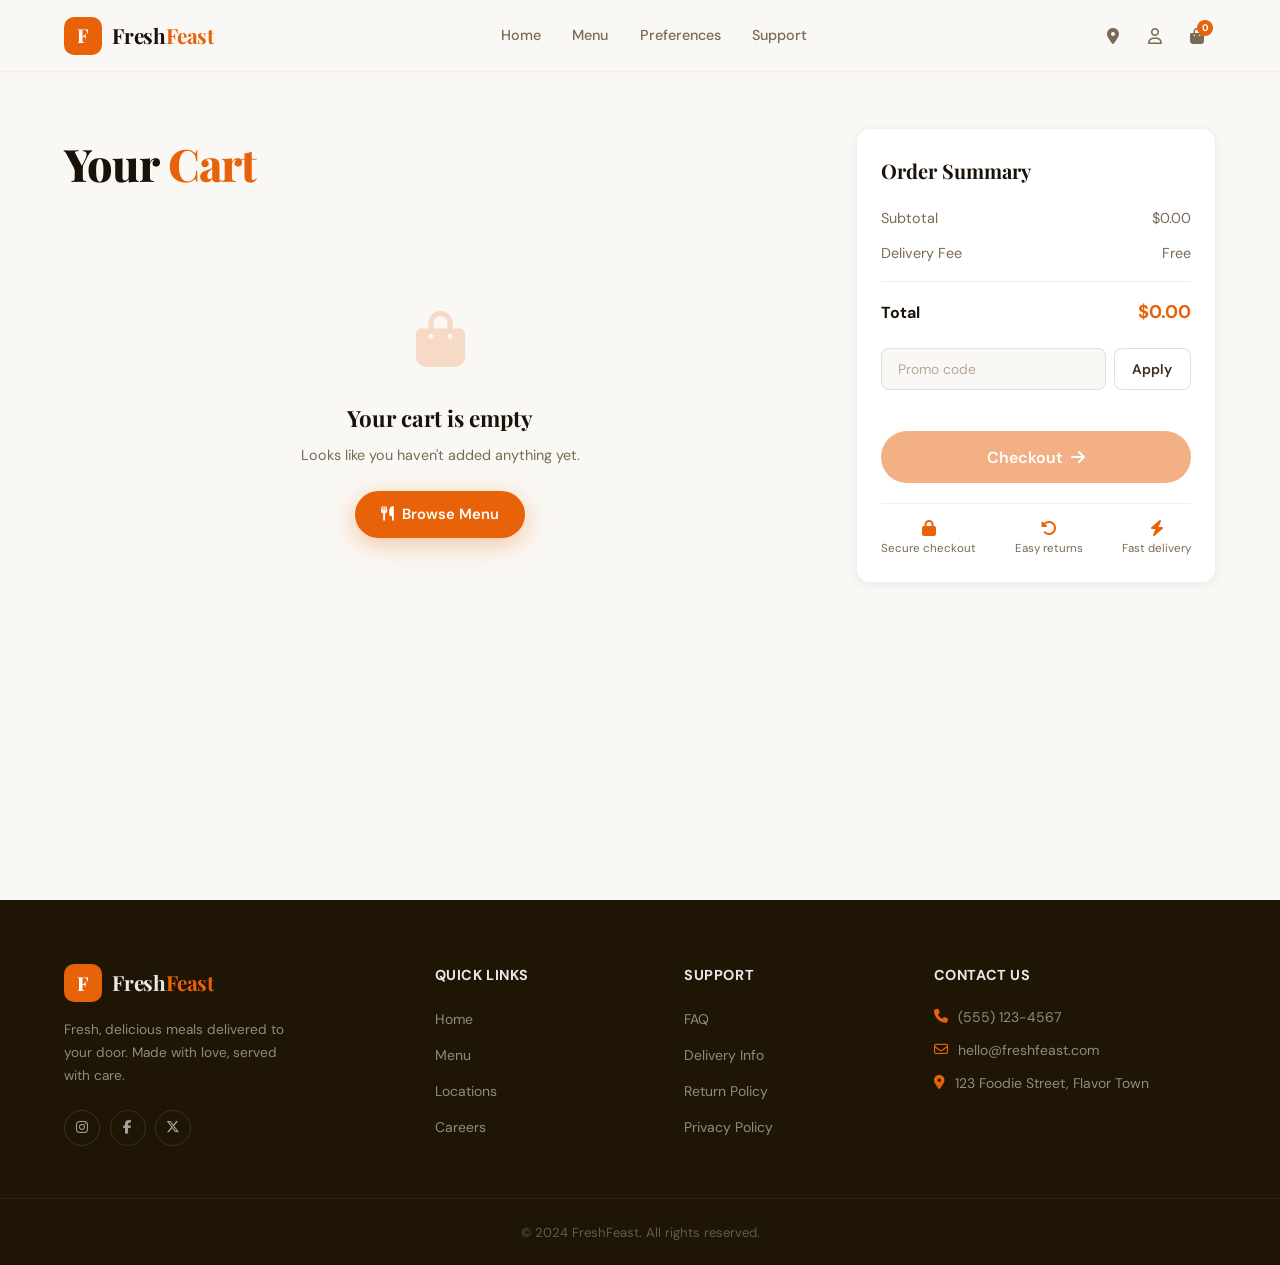
<file: cart.html>
<!DOCTYPE html>
<html lang="en">
<head>
  <meta charset="UTF-8" />
  <meta name="viewport" content="width=device-width, initial-scale=1.0" />
  <title>Your Cart — FreshFeast</title>
  <link rel="stylesheet" href="styles.css" />
  <link rel="stylesheet" href="cart.css" />
  <link rel="preconnect" href="https://fonts.googleapis.com" />
  <link rel="preconnect" href="https://fonts.gstatic.com" crossorigin />
  <link href="https://fonts.googleapis.com/css2?family=Playfair+Display:wght@700;800&family=DM+Sans:wght@300;400;500;600&display=swap" rel="stylesheet" />
  <link rel="stylesheet" href="https://cdnjs.cloudflare.com/ajax/libs/font-awesome/6.5.0/css/all.min.css" />
</head>
<body>

  <header class="navbar" id="navbar">
    <div class="container nav-inner">
      <a href="index.html" class="logo">
        <div class="logo-icon">F</div>
        <span class="logo-text">Fresh<span class="logo-accent">Feast</span></span>
      </a>
      <nav class="nav-links" id="navLinks">
        <a href="index.html" class="nav-link">Home</a>
        <a href="menu.html" class="nav-link">Menu</a>
        <a href="preferences.html" class="nav-link">Preferences</a>
        <a href="support.html" class="nav-link">Support</a>
      </nav>
      <div class="nav-actions">
        <a href="location.html"><button class="nav-icon-btn"><i class="fa-solid fa-location-dot"></i></button></a>
        <a href="profile.html"><button class="nav-icon-btn"><i class="fa-regular fa-user"></i></button></a>
        <a href="cart.html" class="nav-icon-btn cart-btn">
          <i class="fa-solid fa-bag-shopping"></i>
          <span class="cart-badge" id="cartBadge">0</span>
        </a>
        <button class="hamburger" id="hamburger"><span></span><span></span><span></span></button>
      </div>
    </div>
  </header>

  <section class="cart-section">
    <div class="container cart-layout">

      <div class="cart-col">
        <h1 class="cart-title">Your <span class="accent">Cart</span></h1>
        <div class="cart-items" id="cartItems"></div>
        <div class="cart-empty" id="cartEmpty" style="display:none;">
          <div class="cart-empty-icon"><i class="fa-solid fa-bag-shopping"></i></div>
          <h3>Your cart is empty</h3>
          <p>Looks like you haven't added anything yet.</p>
          <a href="menu.html" class="btn btn-primary"><i class="fa-solid fa-utensils"></i> Browse Menu</a>
        </div>
        <a href="menu.html" class="continue-link" id="continueLink">
          <i class="fa-solid fa-arrow-left"></i> Continue Shopping
        </a>
      </div>

      <div class="summary-col" id="summaryCol">
        <div class="order-summary">
          <h2 class="summary-title">Order Summary</h2>
          <div class="summary-rows">
            <div class="summary-row"><span>Subtotal</span><span id="subtotalVal">$0.00</span></div>
            <div class="summary-row"><span>Delivery Fee</span><span id="deliveryVal">$3.99</span></div>
            <div class="summary-row discount-row" id="discountRow" style="display:none;">
              <span>Discount</span><span id="discountVal" class="discount-green">-$0.00</span>
            </div>
            <div class="summary-divider"></div>
            <div class="summary-row summary-total"><span>Total</span><span id="totalVal" class="total-orange">$0.00</span></div>
          </div>
          <div class="promo-wrap">
            <input type="text" id="promoInput" class="promo-input" placeholder="Promo code" autocomplete="off" />
            <button class="promo-apply-btn" id="promoApplyBtn">Apply</button>
          </div>
          <p class="promo-msg" id="promoMsg"></p>
          <button class="btn-checkout" id="checkoutBtn">Checkout <i class="fa-solid fa-arrow-right"></i></button>
          <div class="trust-badges">
            <div class="trust-badge"><i class="fa-solid fa-lock"></i><span>Secure checkout</span></div>
            <div class="trust-badge"><i class="fa-solid fa-rotate-left"></i><span>Easy returns</span></div>
            <div class="trust-badge"><i class="fa-solid fa-bolt"></i><span>Fast delivery</span></div>
          </div>
        </div>
      </div>

    </div>
  </section>

  <footer class="footer">
    <div class="container footer-inner">
      <div class="footer-brand">
        <a href="index.html" class="logo logo-light">
          <div class="logo-icon">F</div>
          <span class="logo-text">Fresh<span class="logo-accent">Feast</span></span>
        </a>
        <p class="footer-tagline">Fresh, delicious meals delivered to your door. Made with love, served with care.</p>
        <div class="footer-socials">
          <a href="#" class="social-link"><i class="fa-brands fa-instagram"></i></a>
          <a href="#" class="social-link"><i class="fa-brands fa-facebook-f"></i></a>
          <a href="#" class="social-link"><i class="fa-brands fa-x-twitter"></i></a>
        </div>
      </div>
      <div class="footer-col">
        <h4 class="footer-heading">Quick Links</h4>
        <ul class="footer-list">
          <li><a href="index.html">Home</a></li>
          <li><a href="menu.html">Menu</a></li>
          <li><a href="#">Locations</a></li>
          <li><a href="#">Careers</a></li>
        </ul>
      </div>
      <div class="footer-col">
        <h4 class="footer-heading">Support</h4>
        <ul class="footer-list">
          <li><a href="#">FAQ</a></li>
          <li><a href="#">Delivery Info</a></li>
          <li><a href="#">Return Policy</a></li>
          <li><a href="#">Privacy Policy</a></li>
        </ul>
      </div>
      <div class="footer-col">
        <h4 class="footer-heading">Contact Us</h4>
        <ul class="footer-list footer-contact">
          <li><i class="fa-solid fa-phone"></i> (555) 123-4567</li>
          <li><i class="fa-regular fa-envelope"></i> hello@freshfeast.com</li>
          <li><i class="fa-solid fa-location-dot"></i> 123 Foodie Street, Flavor Town</li>
        </ul>
      </div>
    </div>
    <div class="footer-bottom">
      <p>&#169; 2024 FreshFeast. All rights reserved.</p>
    </div>
  </footer>

  <div class="toast" id="toast">
    <i class="fa-solid fa-circle-check"></i>
    <span id="toastMsg">Done!</span>
  </div>

  <div class="modal-overlay" id="modalOverlay">
    <div class="modal-box" id="modalBox">
      <div class="modal-icon"><i class="fa-solid fa-circle-check"></i></div>
      <h3 class="modal-title">Order Placed!</h3>
      <p class="modal-sub">Thank you for your order. Your food is being prepared and will arrive in 30-45 minutes.</p>
      <button class="btn btn-primary modal-ok" id="modalOk">
        <i class="fa-solid fa-house"></i> Back to Home
      </button>
    </div>
  </div>

  <script src="cart-store.js"></script>
  <script src="cart.js"></script>
</body>
</html>
</file>
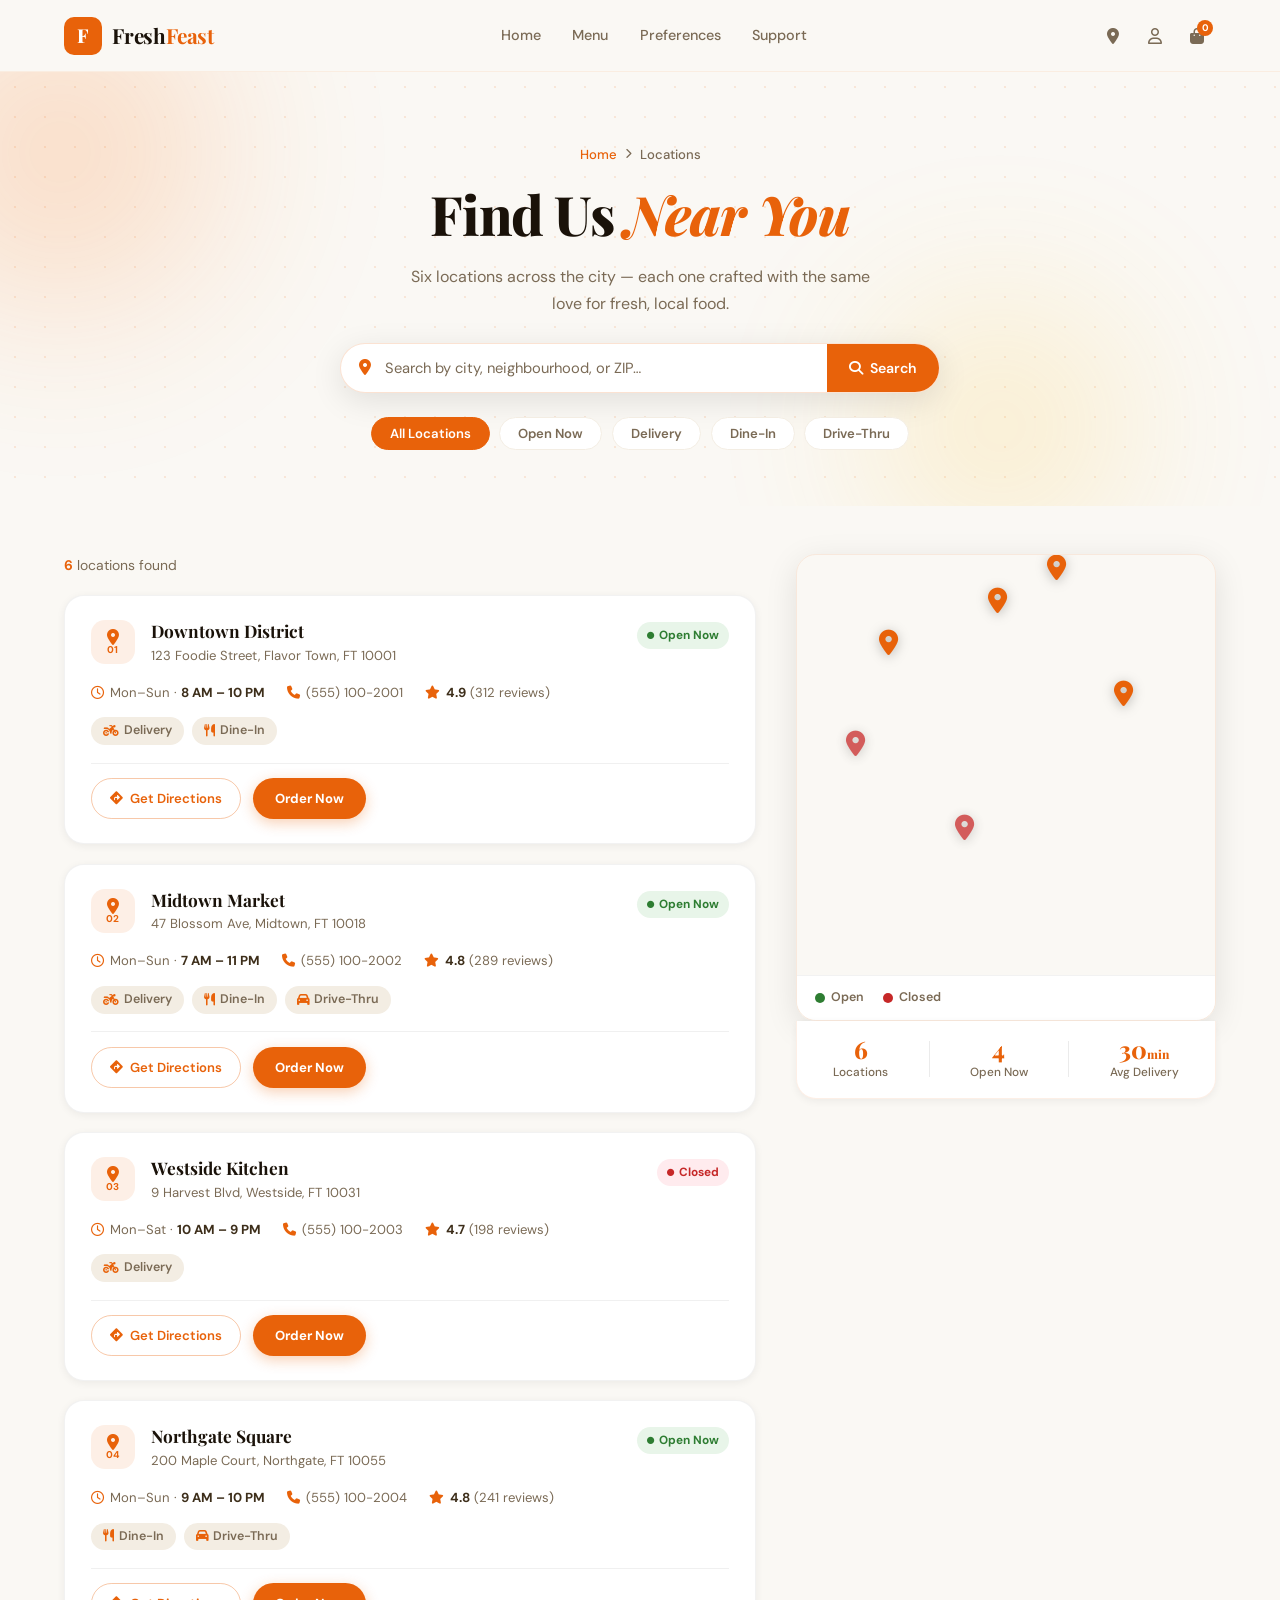
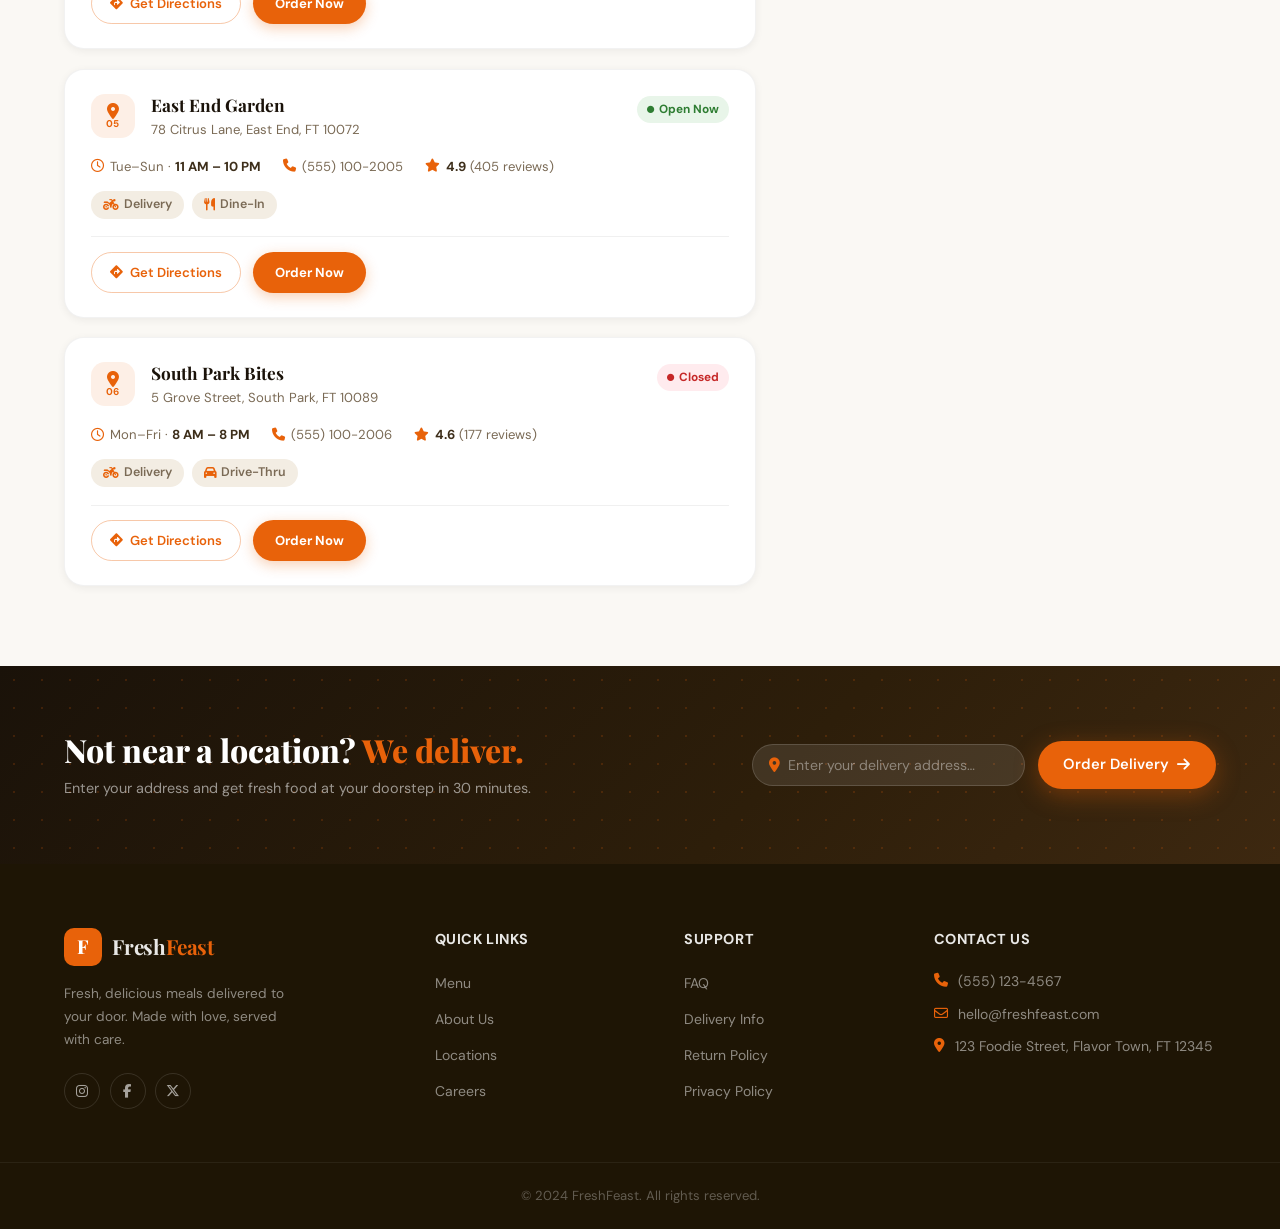
<file: location.html>
<!DOCTYPE html>
<html lang="en">
<head>
  <meta charset="UTF-8" />
  <meta name="viewport" content="width=device-width, initial-scale=1.0" />
  <title>FreshFeast — Find a Location</title>
    <link rel="stylesheet" href="styles.css" />
  <link rel="stylesheet" href="location.css" />
  <link rel="preconnect" href="https://fonts.googleapis.com" />
  <link rel="preconnect" href="https://fonts.gstatic.com" crossorigin />
  <link href="https://fonts.googleapis.com/css2?family=Playfair+Display:ital,wght@0,700;0,800;1,700&family=DM+Sans:wght@300;400;500;600&display=swap" rel="stylesheet" />
  <link rel="stylesheet" href="https://cdnjs.cloudflare.com/ajax/libs/font-awesome/6.5.0/css/all.min.css" />
</head>
<body>

  <!-- ===== NAVBAR ===== -->
  <header class="navbar" id="navbar">
    <div class="container nav-inner">
      <a href="index.html" class="logo">
        <div class="logo-icon">F</div>
        <span class="logo-text">Fresh<span class="logo-accent">Feast</span></span>
      </a>

      <nav class="nav-links" id="navLinks">
        <a href="index.html" class="nav-link">Home</a>
        <a href="menu.html" class="nav-link">Menu</a>
        <a href="preferences.html" class="nav-link">Preferences</a>
        <a href="support.html" class="nav-link">Support</a>
      </nav>

      <div class="nav-actions active">
        <a href="location.html"><button class="nav-icon-btn" aria-label="Location">
          <i class="fa-solid fa-location-dot"></i>
          </button>
        </a>
        <a href="profile.html"><button class="nav-icon-btn" aria-label="Account">
          <i class="fa-regular fa-user"></i>
        </button></a>
        <a href="cart.html"><button class="nav-icon-btn cart-btn" aria-label="Cart">
          <i class="fa-solid fa-bag-shopping"></i>
          <span class="cart-badge" id="cartBadge">0</span>
        </button></a>
        <button class="hamburger" id="hamburger" aria-label="Toggle menu">
          <span></span><span></span><span></span>
        </button>
      </div>
    </div>
  </header>



  <!-- ===== PAGE HERO ===== -->
  <section class="loc-hero">
    <div class="loc-hero__bg-pattern"></div>
    <div class="container loc-hero__inner">
      <div class="loc-hero__breadcrumb" data-animate="fade-up">
        <a href="index.html">Home</a>
        <i class="fa-solid fa-chevron-right"></i>
        <span>Locations</span>
      </div>
      <h1 class="loc-hero__title" data-animate="fade-up" data-delay="80">
        Find Us <span class="accent italic">Near You</span>
      </h1>
      <p class="loc-hero__sub" data-animate="fade-up" data-delay="160">
        Six locations across the city — each one crafted with the same love for fresh, local food.
      </p>

      <!-- Search bar -->
      <div class="search-bar" data-animate="fade-up" data-delay="240">
        <div class="search-bar__icon"><i class="fa-solid fa-location-dot"></i></div>
        <input
          type="text"
          class="search-bar__input"
          id="searchInput"
          placeholder="Search by city, neighbourhood, or ZIP…"
          autocomplete="off"
          aria-label="Search locations"
        />
        <button class="search-bar__btn" id="searchBtn" aria-label="Search">
          <i class="fa-solid fa-magnifying-glass"></i>
          <span>Search</span>
        </button>
      </div>

      <!-- Quick filter pills -->
      <div class="filter-pills" data-animate="fade-up" data-delay="320">
        <button class="pill pill--active" data-filter="all">All Locations</button>
        <button class="pill" data-filter="open">Open Now</button>
        <button class="pill" data-filter="delivery">Delivery</button>
        <button class="pill" data-filter="dine-in">Dine-In</button>
        <button class="pill" data-filter="drive-thru">Drive-Thru</button>
      </div>
    </div>

    <!-- decorative blobs -->
    <div class="hero-blob hero-blob-1"></div>
    <div class="hero-blob hero-blob-2"></div>
  </section>

  <!-- ===== MAIN GRID: MAP + CARDS ===== -->
  <section class="loc-main">
    <div class="container loc-main__inner">

      <!-- ── LEFT: Cards ── -->
      <div class="loc-cards-col">
        <p class="results-label" id="resultsLabel"><strong>6</strong> locations found</p>

        <ul class="loc-cards-list" id="locationsList">

          <!-- Card 1 -->
          <li class="loc-card" data-tags="open delivery dine-in" data-city="downtown" data-animate="fade-up" data-delay="0">
            <div class="loc-card__header">
              <div class="loc-card__pin">
                <i class="fa-solid fa-location-dot"></i>
                <span class="loc-card__num">01</span>
              </div>
              <div class="loc-card__title-group">
                <h2 class="loc-card__name">Downtown District</h2>
                <p class="loc-card__address">123 Foodie Street, Flavor Town, FT 10001</p>
              </div>
              <div class="loc-card__badges">
                <span class="badge badge--open"><i class="fa-solid fa-circle"></i> Open Now</span>
              </div>
            </div>
            <div class="loc-card__meta">
              <div class="loc-card__meta-item">
                <i class="fa-regular fa-clock"></i>
                <span>Mon–Sun · <strong>8 AM – 10 PM</strong></span>
              </div>
              <div class="loc-card__meta-item">
                <i class="fa-solid fa-phone"></i>
                <span>(555) 100-2001</span>
              </div>
              <div class="loc-card__meta-item">
                <i class="fa-solid fa-star"></i>
                <span><strong>4.9</strong> (312 reviews)</span>
              </div>
            </div>
            <div class="loc-card__services">
              <span class="service-tag"><i class="fa-solid fa-motorcycle"></i> Delivery</span>
              <span class="service-tag"><i class="fa-solid fa-utensils"></i> Dine-In</span>
            </div>
            <div class="loc-card__actions">
              <a href="https://maps.google.com/?q=123+Foodie+Street" target="_blank" rel="noopener" class="btn-directions">
                <i class="fa-solid fa-diamond-turn-right"></i> Get Directions
              </a>
              <a href="menu.html" class="btn-order">Order Now</a>
            </div>
          </li>

          <!-- Card 2 -->
          <li class="loc-card" data-tags="open delivery dine-in drive-thru" data-city="midtown" data-animate="fade-up" data-delay="80">
            <div class="loc-card__header">
              <div class="loc-card__pin">
                <i class="fa-solid fa-location-dot"></i>
                <span class="loc-card__num">02</span>
              </div>
              <div class="loc-card__title-group">
                <h2 class="loc-card__name">Midtown Market</h2>
                <p class="loc-card__address">47 Blossom Ave, Midtown, FT 10018</p>
              </div>
              <div class="loc-card__badges">
                <span class="badge badge--open"><i class="fa-solid fa-circle"></i> Open Now</span>
              </div>
            </div>
            <div class="loc-card__meta">
              <div class="loc-card__meta-item">
                <i class="fa-regular fa-clock"></i>
                <span>Mon–Sun · <strong>7 AM – 11 PM</strong></span>
              </div>
              <div class="loc-card__meta-item">
                <i class="fa-solid fa-phone"></i>
                <span>(555) 100-2002</span>
              </div>
              <div class="loc-card__meta-item">
                <i class="fa-solid fa-star"></i>
                <span><strong>4.8</strong> (289 reviews)</span>
              </div>
            </div>
            <div class="loc-card__services">
              <span class="service-tag"><i class="fa-solid fa-motorcycle"></i> Delivery</span>
              <span class="service-tag"><i class="fa-solid fa-utensils"></i> Dine-In</span>
              <span class="service-tag"><i class="fa-solid fa-car"></i> Drive-Thru</span>
            </div>
            <div class="loc-card__actions">
              <a href="https://maps.google.com/?q=47+Blossom+Ave" target="_blank" rel="noopener" class="btn-directions">
                <i class="fa-solid fa-diamond-turn-right"></i> Get Directions
              </a>
              <a href="menu.html" class="btn-order">Order Now</a>
            </div>
          </li>

          <!-- Card 3 -->
          <li class="loc-card" data-tags="delivery" data-city="westside" data-animate="fade-up" data-delay="160">
            <div class="loc-card__header">
              <div class="loc-card__pin">
                <i class="fa-solid fa-location-dot"></i>
                <span class="loc-card__num">03</span>
              </div>
              <div class="loc-card__title-group">
                <h2 class="loc-card__name">Westside Kitchen</h2>
                <p class="loc-card__address">9 Harvest Blvd, Westside, FT 10031</p>
              </div>
              <div class="loc-card__badges">
                <span class="badge badge--closed"><i class="fa-solid fa-circle"></i> Closed</span>
              </div>
            </div>
            <div class="loc-card__meta">
              <div class="loc-card__meta-item">
                <i class="fa-regular fa-clock"></i>
                <span>Mon–Sat · <strong>10 AM – 9 PM</strong></span>
              </div>
              <div class="loc-card__meta-item">
                <i class="fa-solid fa-phone"></i>
                <span>(555) 100-2003</span>
              </div>
              <div class="loc-card__meta-item">
                <i class="fa-solid fa-star"></i>
                <span><strong>4.7</strong> (198 reviews)</span>
              </div>
            </div>
            <div class="loc-card__services">
              <span class="service-tag"><i class="fa-solid fa-motorcycle"></i> Delivery</span>
            </div>
            <div class="loc-card__actions">
              <a href="https://maps.google.com/?q=9+Harvest+Blvd" target="_blank" rel="noopener" class="btn-directions">
                <i class="fa-solid fa-diamond-turn-right"></i> Get Directions
              </a>
              <a href="menu.html" class="btn-order">Order Now</a>
            </div>
          </li>

          <!-- Card 4 -->
          <li class="loc-card" data-tags="open dine-in drive-thru" data-city="northgate" data-animate="fade-up" data-delay="240">
            <div class="loc-card__header">
              <div class="loc-card__pin">
                <i class="fa-solid fa-location-dot"></i>
                <span class="loc-card__num">04</span>
              </div>
              <div class="loc-card__title-group">
                <h2 class="loc-card__name">Northgate Square</h2>
                <p class="loc-card__address">200 Maple Court, Northgate, FT 10055</p>
              </div>
              <div class="loc-card__badges">
                <span class="badge badge--open"><i class="fa-solid fa-circle"></i> Open Now</span>
              </div>
            </div>
            <div class="loc-card__meta">
              <div class="loc-card__meta-item">
                <i class="fa-regular fa-clock"></i>
                <span>Mon–Sun · <strong>9 AM – 10 PM</strong></span>
              </div>
              <div class="loc-card__meta-item">
                <i class="fa-solid fa-phone"></i>
                <span>(555) 100-2004</span>
              </div>
              <div class="loc-card__meta-item">
                <i class="fa-solid fa-star"></i>
                <span><strong>4.8</strong> (241 reviews)</span>
              </div>
            </div>
            <div class="loc-card__services">
              <span class="service-tag"><i class="fa-solid fa-utensils"></i> Dine-In</span>
              <span class="service-tag"><i class="fa-solid fa-car"></i> Drive-Thru</span>
            </div>
            <div class="loc-card__actions">
              <a href="https://maps.google.com/?q=200+Maple+Court" target="_blank" rel="noopener" class="btn-directions">
                <i class="fa-solid fa-diamond-turn-right"></i> Get Directions
              </a>
              <a href="menu.html" class="btn-order">Order Now</a>
            </div>
          </li>

          <!-- Card 5 -->
          <li class="loc-card" data-tags="open delivery dine-in" data-city="eastend" data-animate="fade-up" data-delay="320">
            <div class="loc-card__header">
              <div class="loc-card__pin">
                <i class="fa-solid fa-location-dot"></i>
                <span class="loc-card__num">05</span>
              </div>
              <div class="loc-card__title-group">
                <h2 class="loc-card__name">East End Garden</h2>
                <p class="loc-card__address">78 Citrus Lane, East End, FT 10072</p>
              </div>
              <div class="loc-card__badges">
                <span class="badge badge--open"><i class="fa-solid fa-circle"></i> Open Now</span>
              </div>
            </div>
            <div class="loc-card__meta">
              <div class="loc-card__meta-item">
                <i class="fa-regular fa-clock"></i>
                <span>Tue–Sun · <strong>11 AM – 10 PM</strong></span>
              </div>
              <div class="loc-card__meta-item">
                <i class="fa-solid fa-phone"></i>
                <span>(555) 100-2005</span>
              </div>
              <div class="loc-card__meta-item">
                <i class="fa-solid fa-star"></i>
                <span><strong>4.9</strong> (405 reviews)</span>
              </div>
            </div>
            <div class="loc-card__services">
              <span class="service-tag"><i class="fa-solid fa-motorcycle"></i> Delivery</span>
              <span class="service-tag"><i class="fa-solid fa-utensils"></i> Dine-In</span>
            </div>
            <div class="loc-card__actions">
              <a href="https://maps.google.com/?q=78+Citrus+Lane" target="_blank" rel="noopener" class="btn-directions">
                <i class="fa-solid fa-diamond-turn-right"></i> Get Directions
              </a>
              <a href="menu.html" class="btn-order">Order Now</a>
            </div>
          </li>

          <!-- Card 6 -->
          <li class="loc-card" data-tags="delivery drive-thru" data-city="southpark" data-animate="fade-up" data-delay="400">
            <div class="loc-card__header">
              <div class="loc-card__pin">
                <i class="fa-solid fa-location-dot"></i>
                <span class="loc-card__num">06</span>
              </div>
              <div class="loc-card__title-group">
                <h2 class="loc-card__name">South Park Bites</h2>
                <p class="loc-card__address">5 Grove Street, South Park, FT 10089</p>
              </div>
              <div class="loc-card__badges">
                <span class="badge badge--closed"><i class="fa-solid fa-circle"></i> Closed</span>
              </div>
            </div>
            <div class="loc-card__meta">
              <div class="loc-card__meta-item">
                <i class="fa-regular fa-clock"></i>
                <span>Mon–Fri · <strong>8 AM – 8 PM</strong></span>
              </div>
              <div class="loc-card__meta-item">
                <i class="fa-solid fa-phone"></i>
                <span>(555) 100-2006</span>
              </div>
              <div class="loc-card__meta-item">
                <i class="fa-solid fa-star"></i>
                <span><strong>4.6</strong> (177 reviews)</span>
              </div>
            </div>
            <div class="loc-card__services">
              <span class="service-tag"><i class="fa-solid fa-motorcycle"></i> Delivery</span>
              <span class="service-tag"><i class="fa-solid fa-car"></i> Drive-Thru</span>
            </div>
            <div class="loc-card__actions">
              <a href="https://maps.google.com/?q=5+Grove+Street" target="_blank" rel="noopener" class="btn-directions">
                <i class="fa-solid fa-diamond-turn-right"></i> Get Directions
              </a>
              <a href="menu.html" class="btn-order">Order Now</a>
            </div>
          </li>

        </ul>

        <!-- No results state -->
        <div class="no-results hidden" id="noResults">
          <i class="fa-solid fa-map-pin no-results__icon"></i>
          <p class="no-results__title">No locations found</p>
          <p class="no-results__sub">Try a different search term or clear your filters.</p>
          <button class="btn-clear-filters" id="clearFilters">Clear Filters</button>
        </div>
      </div>

      <!-- ── RIGHT: Map ── -->
      <aside class="loc-map-col" aria-label="Map view">
        <div class="map-sticky">
          <div class="map-wrap" id="mapWrap">
            <!-- SVG illustrated map -->
            <div class="map-canvas">
              <iframe
                title="FreshFeast locations map"
                src="https://www.openstreetmap.org/export/embed.html?bbox=-74.02%2C40.70%2C-73.93%2C40.78&layer=mapnik"
                class="map-iframe"
                loading="lazy"
              ></iframe>
              <!-- overlay pins -->
              <div class="map-pins" id="mapPins">
                <button class="map-pin" style="left:22%;top:28%" data-loc="1" aria-label="Downtown District">
                  <i class="fa-solid fa-location-dot"></i>
                  <span class="map-pin__label">Downtown</span>
                </button>
                <button class="map-pin" style="left:48%;top:18%" data-loc="2" aria-label="Midtown Market">
                  <i class="fa-solid fa-location-dot"></i>
                  <span class="map-pin__label">Midtown</span>
                </button>
                <button class="map-pin map-pin--closed" style="left:14%;top:52%" data-loc="3" aria-label="Westside Kitchen">
                  <i class="fa-solid fa-location-dot"></i>
                  <span class="map-pin__label">Westside</span>
                </button>
                <button class="map-pin" style="left:62%;top:10%" data-loc="4" aria-label="Northgate Square">
                  <i class="fa-solid fa-location-dot"></i>
                  <span class="map-pin__label">Northgate</span>
                </button>
                <button class="map-pin" style="left:78%;top:40%" data-loc="5" aria-label="East End Garden">
                  <i class="fa-solid fa-location-dot"></i>
                  <span class="map-pin__label">East End</span>
                </button>
                <button class="map-pin map-pin--closed" style="left:40%;top:72%" data-loc="6" aria-label="South Park Bites">
                  <i class="fa-solid fa-location-dot"></i>
                  <span class="map-pin__label">South Park</span>
                </button>
              </div>
            </div>

            <!-- Map legend -->
            <div class="map-legend">
              <div class="legend-item">
                <span class="legend-dot legend-dot--open"></span> Open
              </div>
              <div class="legend-item">
                <span class="legend-dot legend-dot--closed"></span> Closed
              </div>
            </div>
          </div>

          <!-- Quick stat strip under map -->
          <div class="map-stats">
            <div class="map-stat">
              <span class="map-stat__val">6</span>
              <span class="map-stat__label">Locations</span>
            </div>
            <div class="map-stat-divider"></div>
            <div class="map-stat">
              <span class="map-stat__val">4</span>
              <span class="map-stat__label">Open Now</span>
            </div>
            <div class="map-stat-divider"></div>
            <div class="map-stat">
              <span class="map-stat__val">30<small>min</small></span>
              <span class="map-stat__label">Avg Delivery</span>
            </div>
          </div>
        </div>
      </aside>

    </div>
  </section>

  <!-- ===== DELIVERY CTA BANNER ===== -->
  <section class="delivery-cta" data-animate="fade-up">
    <div class="container delivery-cta__inner">
      <div class="delivery-cta__text">
        <h2 class="delivery-cta__title">Not near a location? <span class="accent">We deliver.</span></h2>
        <p class="delivery-cta__sub">Enter your address and get fresh food at your doorstep in 30 minutes.</p>
      </div>
      <div class="delivery-cta__actions">
        <div class="delivery-cta__input-wrap">
          <i class="fa-solid fa-location-dot"></i>
          <input type="text" placeholder="Enter your delivery address…" class="delivery-cta__input" aria-label="Delivery address" />
        </div>
        <a href="menu.html" class="btn btn-primary">Order Delivery <i class="fa-solid fa-arrow-right"></i></a>
      </div>
    </div>
  </section>

  <!-- ===== FOOTER ===== -->
  <footer class="footer" id="support">
    <div class="container footer-inner">
      <div class="footer-brand">
        <a href="index.html" class="logo logo-light">
          <div class="logo-icon">F</div>
          <span class="logo-text">Fresh<span class="logo-accent">Feast</span></span>
        </a>
        <p class="footer-tagline">Fresh, delicious meals delivered to your door. Made with love, served with care.</p>
        <div class="footer-socials">
          <a href="#" class="social-link" aria-label="Instagram"><i class="fa-brands fa-instagram"></i></a>
          <a href="#" class="social-link" aria-label="Facebook"><i class="fa-brands fa-facebook-f"></i></a>
          <a href="#" class="social-link" aria-label="Twitter"><i class="fa-brands fa-x-twitter"></i></a>
        </div>
      </div>
      <div class="footer-col">
        <h4 class="footer-heading">Quick Links</h4>
        <ul class="footer-list">
          <li><a href="menu.html">Menu</a></li>
          <li><a href="#">About Us</a></li>
          <li><a href="locations.html">Locations</a></li>
          <li><a href="#">Careers</a></li>
        </ul>
      </div>
      <div class="footer-col">
        <h4 class="footer-heading">Support</h4>
        <ul class="footer-list">
          <li><a href="#">FAQ</a></li>
          <li><a href="#">Delivery Info</a></li>
          <li><a href="#">Return Policy</a></li>
          <li><a href="#">Privacy Policy</a></li>
        </ul>
      </div>
      <div class="footer-col">
        <h4 class="footer-heading">Contact Us</h4>
        <ul class="footer-list footer-contact">
          <li><i class="fa-solid fa-phone"></i> (555) 123-4567</li>
          <li><i class="fa-regular fa-envelope"></i> hello@freshfeast.com</li>
          <li><i class="fa-solid fa-location-dot"></i> 123 Foodie Street, Flavor Town, FT 12345</li>
        </ul>
      </div>
    </div>
    <div class="footer-bottom">
      <p>© 2024 FreshFeast. All rights reserved.</p>
    </div>
  </footer>

  <!-- Toast -->
  <div class="toast" id="toast">
    <i class="fa-solid fa-bag-shopping"></i>
    <span id="toastMsg">Item added!</span>
  </div>

  <script src="location.js"></script>
</body>
</html>
</file>
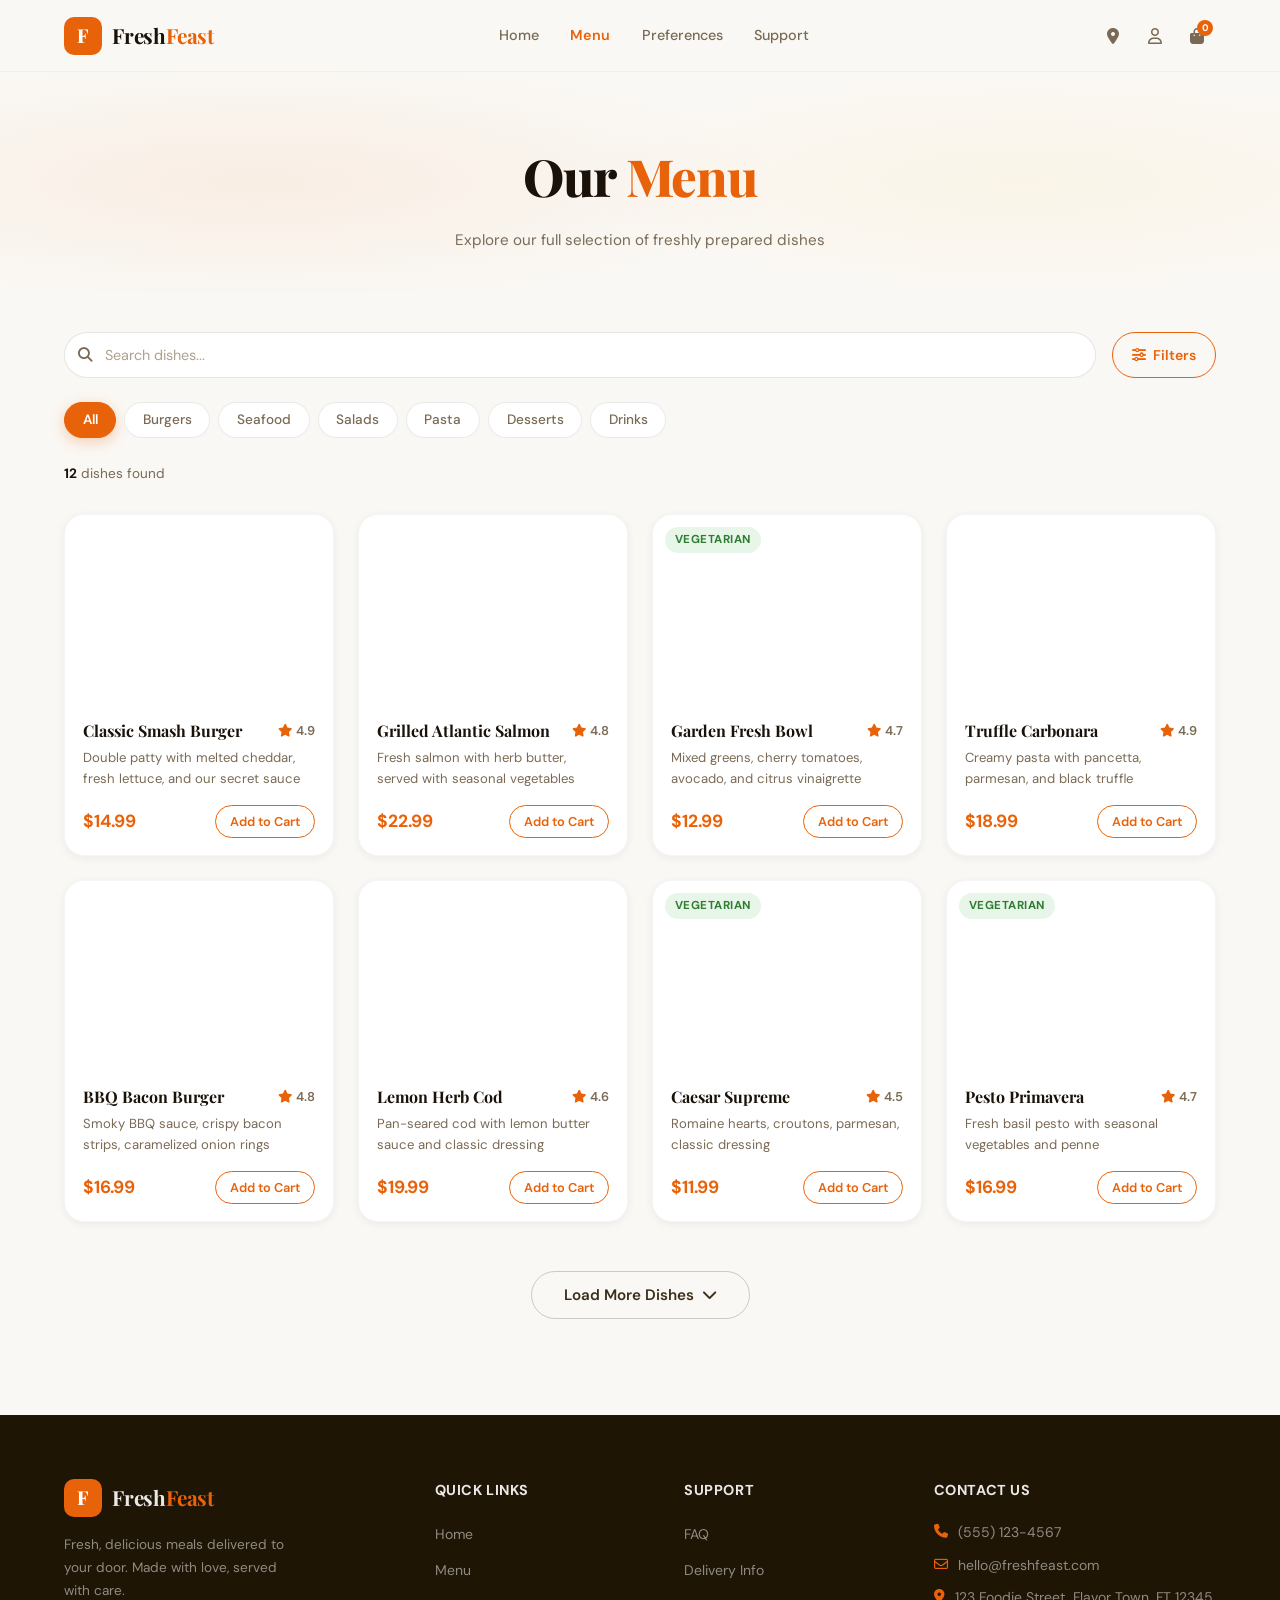
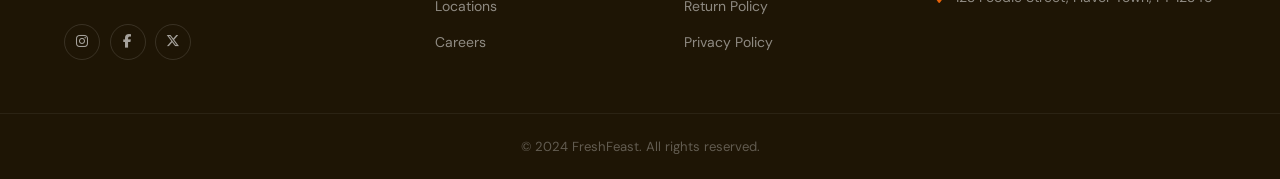
<file: menu.html>
<!DOCTYPE html>
<html lang="en">
<head>
  <meta charset="UTF-8" />
  <meta name="viewport" content="width=device-width, initial-scale=1.0" />
  <title>Menu — FreshFeast</title>
  <link rel="stylesheet" href="styles.css" />
  <link rel="stylesheet" href="menu.css" />
  <link rel="preconnect" href="https://fonts.googleapis.com" />
  <link rel="preconnect" href="https://fonts.gstatic.com" crossorigin />
  <link href="https://fonts.googleapis.com/css2?family=Playfair+Display:wght@700;800&family=DM+Sans:wght@300;400;500;600&display=swap" rel="stylesheet" />
  <link rel="stylesheet" href="https://cdnjs.cloudflare.com/ajax/libs/font-awesome/6.5.0/css/all.min.css" />
</head>
<body>

  <header class="navbar" id="navbar">
    <div class="container nav-inner">
      <a href="index.html" class="logo">
        <div class="logo-icon">F</div>
        <span class="logo-text">Fresh<span class="logo-accent">Feast</span></span>
      </a>
      <nav class="nav-links" id="navLinks">
        <a href="index.html" class="nav-link">Home</a>
        <a href="menu.html" class="nav-link active">Menu</a>
        <a href="preferences.html" class="nav-link">Preferences</a>
        <a href="support.html" class="nav-link">Support</a>
      </nav>
      <div class="nav-actions">
        <a href="location.html"><button class="nav-icon-btn"><i class="fa-solid fa-location-dot"></i></button></a>
        <a href="profile.html"><button class="nav-icon-btn"><i class="fa-regular fa-user"></i></button></a>
        <a href="cart.html" class="nav-icon-btn cart-btn">
          <i class="fa-solid fa-bag-shopping"></i>
          <span class="cart-badge" id="cartBadge">0</span>
        </a>
        <button class="hamburger" id="hamburger"><span></span><span></span><span></span></button>
      </div>
    </div>
  </header>

  <section class="menu-hero">
    <div class="container menu-hero-inner">
      <h1 class="menu-page-title">Our <span class="accent">Menu</span></h1>
      <p class="menu-page-sub">Explore our full selection of freshly prepared dishes</p>
    </div>
  </section>

  <section class="menu-section">
    <div class="container">
      <div class="menu-controls" data-animate="fade-up">
        <div class="search-wrap">
          <i class="fa-solid fa-magnifying-glass search-icon"></i>
          <input type="text" id="searchInput" class="search-input" placeholder="Search dishes..." autocomplete="off" />
          <button class="search-clear" id="searchClear"><i class="fa-solid fa-xmark"></i></button>
        </div>
        <button class="filter-btn" id="filterBtn"><i class="fa-solid fa-sliders"></i> Filters</button>
      </div>

      <div class="category-tabs" id="categoryTabs" data-animate="fade-up">
        <button class="tab-pill active" data-cat="all">All</button>
        <button class="tab-pill" data-cat="burgers">Burgers</button>
        <button class="tab-pill" data-cat="seafood">Seafood</button>
        <button class="tab-pill" data-cat="salads">Salads</button>
        <button class="tab-pill" data-cat="pasta">Pasta</button>
        <button class="tab-pill" data-cat="desserts">Desserts</button>
        <button class="tab-pill" data-cat="drinks">Drinks</button>
      </div>

      <div class="results-meta" id="resultsMeta" data-animate="fade-up">
        <span id="resultsCount">12</span> dishes found
      </div>

      <div class="cards-grid menu-grid" id="menuGrid"></div>

      <div class="empty-state" id="emptyState" style="display:none;">
        <div class="empty-icon"><i class="fa-solid fa-bowl-food"></i></div>
        <h3>No dishes found</h3>
        <p>Try a different search term or category</p>
        <button class="btn btn-primary" id="resetBtn"><i class="fa-solid fa-rotate-left"></i> Reset Filters</button>
      </div>

      <div class="load-more-wrap" id="loadMoreWrap">
        <button class="btn btn-outline-lg" id="loadMoreBtn">Load More Dishes <i class="fa-solid fa-chevron-down"></i></button>
      </div>
    </div>
  </section>

  <footer class="footer">
    <div class="container footer-inner">
      <div class="footer-brand">
        <a href="index.html" class="logo logo-light">
          <div class="logo-icon">F</div>
          <span class="logo-text">Fresh<span class="logo-accent">Feast</span></span>
        </a>
        <p class="footer-tagline">Fresh, delicious meals delivered to your door. Made with love, served with care.</p>
        <div class="footer-socials">
          <a href="#" class="social-link"><i class="fa-brands fa-instagram"></i></a>
          <a href="#" class="social-link"><i class="fa-brands fa-facebook-f"></i></a>
          <a href="#" class="social-link"><i class="fa-brands fa-x-twitter"></i></a>
        </div>
      </div>
      <div class="footer-col">
        <h4 class="footer-heading">Quick Links</h4>
        <ul class="footer-list">
          <li><a href="index.html">Home</a></li>
          <li><a href="menu.html">Menu</a></li>
          <li><a href="#">Locations</a></li>
          <li><a href="#">Careers</a></li>
        </ul>
      </div>
      <div class="footer-col">
        <h4 class="footer-heading">Support</h4>
        <ul class="footer-list">
          <li><a href="#">FAQ</a></li>
          <li><a href="#">Delivery Info</a></li>
          <li><a href="#">Return Policy</a></li>
          <li><a href="#">Privacy Policy</a></li>
        </ul>
      </div>
      <div class="footer-col">
        <h4 class="footer-heading">Contact Us</h4>
        <ul class="footer-list footer-contact">
          <li><i class="fa-solid fa-phone"></i> (555) 123-4567</li>
          <li><i class="fa-regular fa-envelope"></i> hello@freshfeast.com</li>
          <li><i class="fa-solid fa-location-dot"></i> 123 Foodie Street, Flavor Town, FT 12345</li>
        </ul>
      </div>
    </div>
    <div class="footer-bottom">
      <p>&#169; 2024 FreshFeast. All rights reserved.</p>
    </div>
  </footer>

  <div class="toast" id="toast">
    <i class="fa-solid fa-bag-shopping"></i>
    <span id="toastMsg">Item added to cart!</span>
  </div>

  <script src="cart-store.js"></script>
  <script src="menu.js"></script>
</body>
</html>
</file>
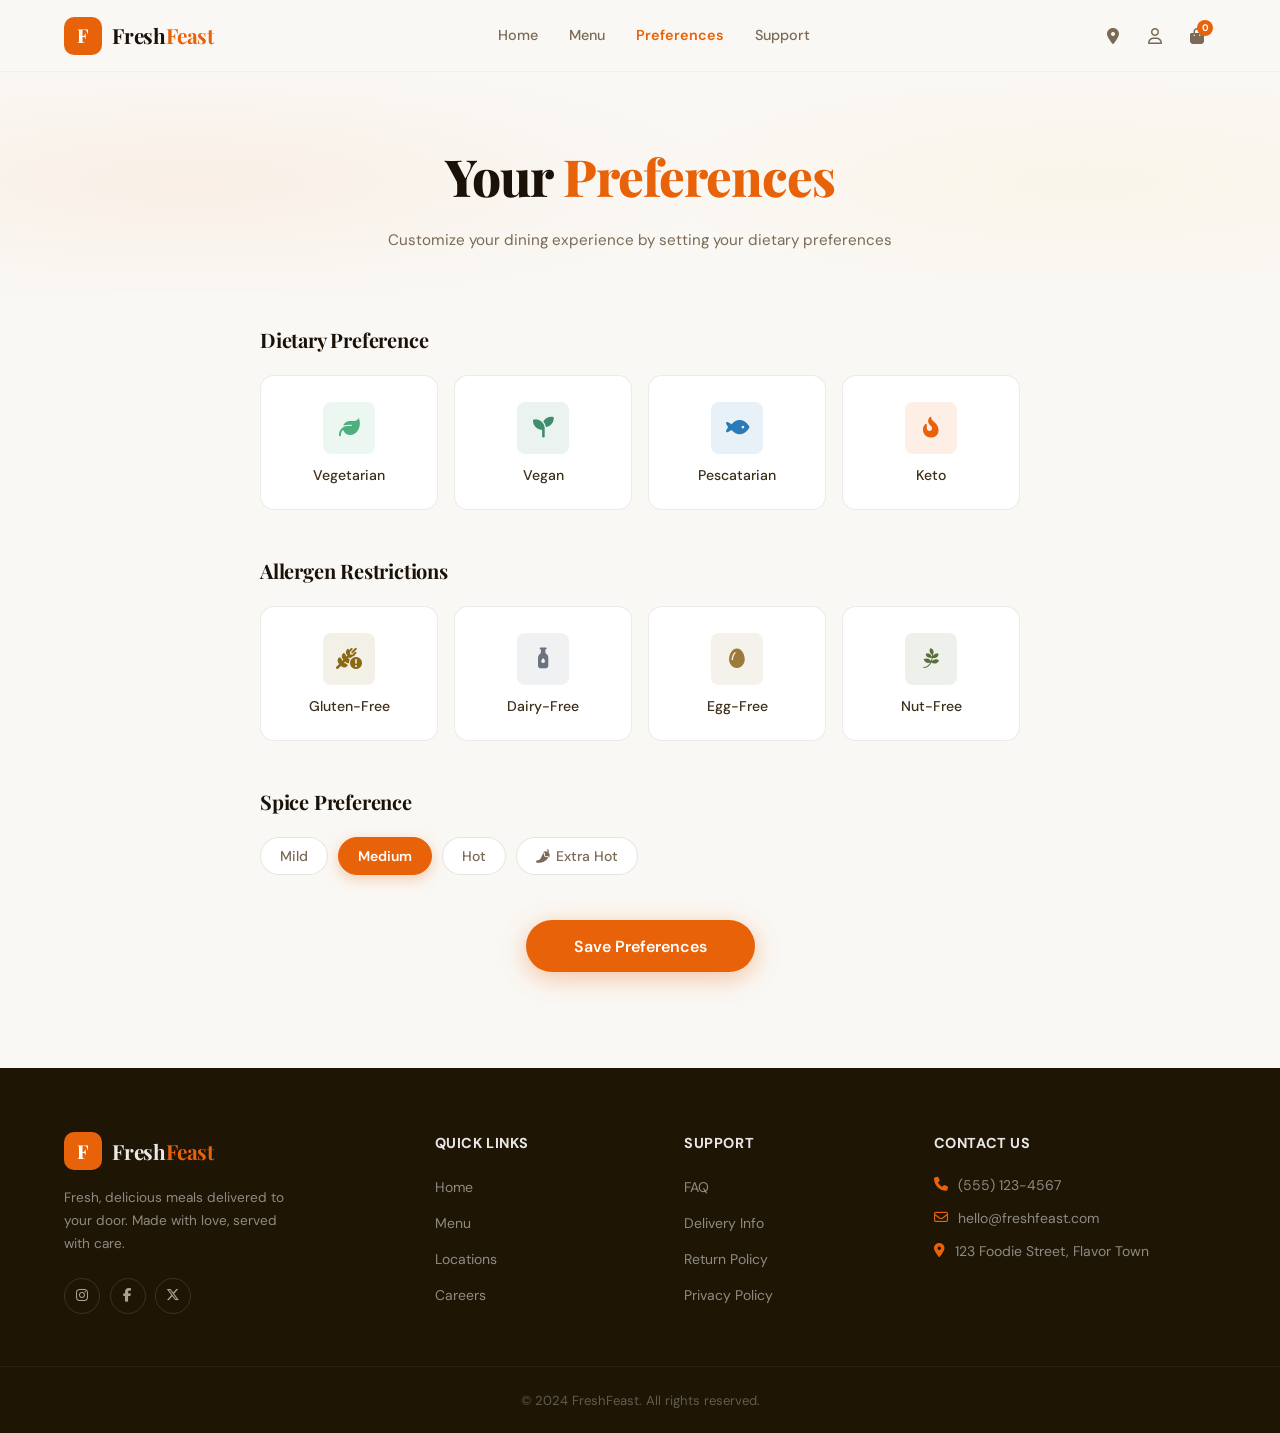
<file: preferences.html>
<!DOCTYPE html>
<html lang="en">
<head>
  <meta charset="UTF-8" />
  <meta name="viewport" content="width=device-width, initial-scale=1.0" />
  <title>Preferences — FreshFeast</title>
  <link rel="stylesheet" href="styles.css" />
  <link rel="stylesheet" href="preferences.css" />
  <link rel="preconnect" href="https://fonts.googleapis.com" />
  <link rel="preconnect" href="https://fonts.gstatic.com" crossorigin />
  <link href="https://fonts.googleapis.com/css2?family=Playfair+Display:wght@700;800&family=DM+Sans:wght@300;400;500;600&display=swap" rel="stylesheet" />
  <link rel="stylesheet" href="https://cdnjs.cloudflare.com/ajax/libs/font-awesome/6.5.0/css/all.min.css" />
</head>
<body>

  <header class="navbar" id="navbar">
    <div class="container nav-inner">
      <a href="index.html" class="logo">
        <div class="logo-icon">F</div>
        <span class="logo-text">Fresh<span class="logo-accent">Feast</span></span>
      </a>
      <nav class="nav-links" id="navLinks">
        <a href="index.html" class="nav-link">Home</a>
        <a href="menu.html" class="nav-link">Menu</a>
        <a href="preferences.html" class="nav-link active">Preferences</a>
        <a href="support.html" class="nav-link">Support</a>
      </nav>
      <div class="nav-actions">
        <a href="location.html"><button class="nav-icon-btn"><i class="fa-solid fa-location-dot"></i></button></a>
        <a href="profile.html"><button class="nav-icon-btn"><i class="fa-regular fa-user"></i></button></a>
        <a href="cart.html" class="nav-icon-btn cart-btn">
          <i class="fa-solid fa-bag-shopping"></i>
          <span class="cart-badge" id="cartBadge">0</span>
        </a>
        <button class="hamburger" id="hamburger"><span></span><span></span><span></span></button>
      </div>
    </div>
  </header>

  <section class="pref-hero">
    <div class="container pref-hero-inner">
      <h1 class="pref-page-title">Your <span class="accent">Preferences</span></h1>
      <p class="pref-page-sub">Customize your dining experience by setting your dietary preferences</p>
    </div>
  </section>

  <section class="pref-section">
    <div class="container pref-container">

      <div class="pref-group" data-animate="fade-up">
        <h2 class="pref-group-title">Dietary Preference</h2>
        <div class="pref-cards-grid">
          <button class="pref-card" data-group="dietary" data-value="vegetarian" aria-pressed="false">
            <div class="pref-card-icon" style="--icon-color:#4caf7d;--icon-bg:rgba(76,175,125,0.1)"><i class="fa-solid fa-leaf"></i></div>
            <span class="pref-card-label">Vegetarian</span>
          </button>
          <button class="pref-card" data-group="dietary" data-value="vegan" aria-pressed="false">
            <div class="pref-card-icon" style="--icon-color:#3e8e6e;--icon-bg:rgba(62,142,110,0.1)"><i class="fa-solid fa-seedling"></i></div>
            <span class="pref-card-label">Vegan</span>
          </button>
          <button class="pref-card" data-group="dietary" data-value="pescatarian" aria-pressed="false">
            <div class="pref-card-icon" style="--icon-color:#2b7bb9;--icon-bg:rgba(43,123,185,0.1)"><i class="fa-solid fa-fish"></i></div>
            <span class="pref-card-label">Pescatarian</span>
          </button>
          <button class="pref-card" data-group="dietary" data-value="keto" aria-pressed="false">
            <div class="pref-card-icon" style="--icon-color:#e8620a;--icon-bg:rgba(232,98,10,0.1)"><i class="fa-solid fa-fire-flame-curved"></i></div>
            <span class="pref-card-label">Keto</span>
          </button>
        </div>
      </div>

      <div class="pref-group" data-animate="fade-up" data-delay="100">
        <h2 class="pref-group-title">Allergen Restrictions</h2>
        <div class="pref-cards-grid">
          <button class="pref-card" data-group="allergen" data-value="gluten-free" aria-pressed="false">
            <div class="pref-card-icon" style="--icon-color:#8b6914;--icon-bg:rgba(139,105,20,0.1)"><i class="fa-solid fa-wheat-awn-circle-exclamation"></i></div>
            <span class="pref-card-label">Gluten-Free</span>
          </button>
          <button class="pref-card" data-group="allergen" data-value="dairy-free" aria-pressed="false">
            <div class="pref-card-icon" style="--icon-color:#6b7280;--icon-bg:rgba(107,114,128,0.1)"><i class="fa-solid fa-bottle-droplet"></i></div>
            <span class="pref-card-label">Dairy-Free</span>
          </button>
          <button class="pref-card" data-group="allergen" data-value="egg-free" aria-pressed="false">
            <div class="pref-card-icon" style="--icon-color:#9c7a3c;--icon-bg:rgba(156,122,60,0.1)"><i class="fa-solid fa-egg"></i></div>
            <span class="pref-card-label">Egg-Free</span>
          </button>
          <button class="pref-card" data-group="allergen" data-value="nut-free" aria-pressed="false">
            <div class="pref-card-icon" style="--icon-color:#5a6e3c;--icon-bg:rgba(90,110,60,0.1)"><i class="fa-brands fa-pagelines"></i></div>
            <span class="pref-card-label">Nut-Free</span>
          </button>
        </div>
      </div>

      <div class="pref-group" data-animate="fade-up" data-delay="200">
        <h2 class="pref-group-title">Spice Preference</h2>
        <div class="spice-pills" id="spiceGroup">
          <button class="spice-pill" data-value="mild" aria-pressed="false">Mild</button>
          <button class="spice-pill active" data-value="medium" aria-pressed="true">Medium</button>
          <button class="spice-pill" data-value="hot" aria-pressed="false">Hot</button>
          <button class="spice-pill" data-value="extra-hot" aria-pressed="false"><i class="fa-solid fa-pepper-hot"></i> Extra Hot</button>
        </div>
      </div>

      <div class="pref-save-wrap" data-animate="fade-up" data-delay="300">
        <button class="btn-save-pref" id="saveBtn">Save Preferences</button>
      </div>

    </div>
  </section>

  <footer class="footer">
    <div class="container footer-inner">
      <div class="footer-brand">
        <a href="index.html" class="logo logo-light">
          <div class="logo-icon">F</div>
          <span class="logo-text">Fresh<span class="logo-accent">Feast</span></span>
        </a>
        <p class="footer-tagline">Fresh, delicious meals delivered to your door. Made with love, served with care.</p>
        <div class="footer-socials">
          <a href="#" class="social-link"><i class="fa-brands fa-instagram"></i></a>
          <a href="#" class="social-link"><i class="fa-brands fa-facebook-f"></i></a>
          <a href="#" class="social-link"><i class="fa-brands fa-x-twitter"></i></a>
        </div>
      </div>
      <div class="footer-col">
        <h4 class="footer-heading">Quick Links</h4>
        <ul class="footer-list">
          <li><a href="index.html">Home</a></li>
          <li><a href="menu.html">Menu</a></li>
          <li><a href="#">Locations</a></li>
          <li><a href="#">Careers</a></li>
        </ul>
      </div>
      <div class="footer-col">
        <h4 class="footer-heading">Support</h4>
        <ul class="footer-list">
          <li><a href="#">FAQ</a></li>
          <li><a href="#">Delivery Info</a></li>
          <li><a href="#">Return Policy</a></li>
          <li><a href="#">Privacy Policy</a></li>
        </ul>
      </div>
      <div class="footer-col">
        <h4 class="footer-heading">Contact Us</h4>
        <ul class="footer-list footer-contact">
          <li><i class="fa-solid fa-phone"></i> (555) 123-4567</li>
          <li><i class="fa-regular fa-envelope"></i> hello@freshfeast.com</li>
          <li><i class="fa-solid fa-location-dot"></i> 123 Foodie Street, Flavor Town</li>
        </ul>
      </div>
    </div>
    <div class="footer-bottom">
      <p>&#169; 2024 FreshFeast. All rights reserved.</p>
    </div>
  </footer>

  <div class="toast" id="toast">
    <i class="fa-solid fa-circle-check"></i>
    <span id="toastMsg">Preferences saved!</span>
  </div>

  <script src="cart-store.js"></script>
  <script src="preferences.js"></script>
</body>
</html>
</file>
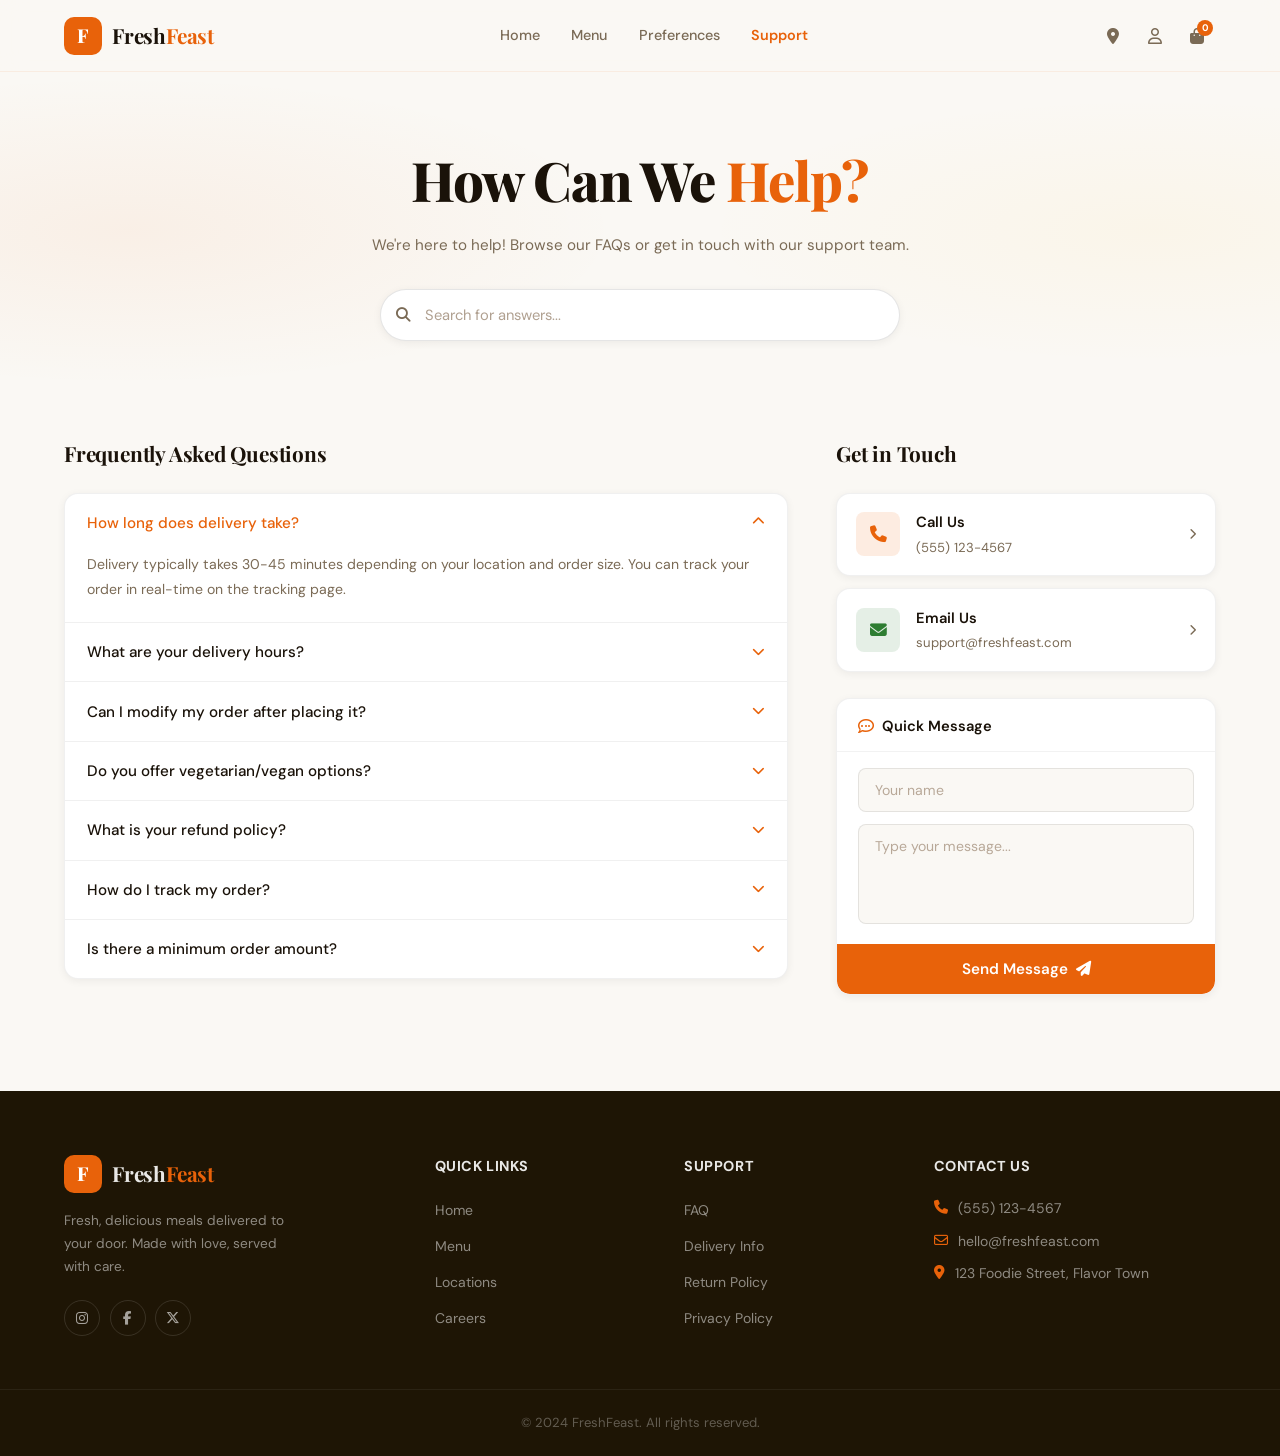
<file: support.html>
<!DOCTYPE html>
<html lang="en">
<head>
  <meta charset="UTF-8" />
  <meta name="viewport" content="width=device-width, initial-scale=1.0" />
  <title>Support — FreshFeast</title>
  <link rel="stylesheet" href="styles.css" />
  <link rel="stylesheet" href="support.css" />
  <link rel="preconnect" href="https://fonts.googleapis.com" />
  <link rel="preconnect" href="https://fonts.gstatic.com" crossorigin />
  <link href="https://fonts.googleapis.com/css2?family=Playfair+Display:wght@700;800&family=DM+Sans:wght@300;400;500;600&display=swap" rel="stylesheet" />
  <link rel="stylesheet" href="https://cdnjs.cloudflare.com/ajax/libs/font-awesome/6.5.0/css/all.min.css" />
</head>
<body>

  <header class="navbar" id="navbar">
    <div class="container nav-inner">
      <a href="index.html" class="logo">
        <div class="logo-icon">F</div>
        <span class="logo-text">Fresh<span class="logo-accent">Feast</span></span>
      </a>
      <nav class="nav-links" id="navLinks">
        <a href="index.html" class="nav-link">Home</a>
        <a href="menu.html" class="nav-link">Menu</a>
        <a href="preferences.html" class="nav-link">Preferences</a>
        <a href="support.html" class="nav-link active">Support</a>
      </nav>
      <div class="nav-actions">
        <a href="location.html"><button class="nav-icon-btn"><i class="fa-solid fa-location-dot"></i></button></a>
        <a href="profile.html"><button class="nav-icon-btn"><i class="fa-regular fa-user"></i></button></a>
        <a href="cart.html" class="nav-icon-btn cart-btn">
          <i class="fa-solid fa-bag-shopping"></i>
          <span class="cart-badge" id="cartBadge">0</span>
        </a>
        <button class="hamburger" id="hamburger"><span></span><span></span><span></span></button>
      </div>
    </div>
  </header>

  <section class="support-hero">
    <div class="container support-hero-inner">
      <h1 class="support-title">How Can We <span class="accent">Help?</span></h1>
      <p class="support-sub">We're here to help! Browse our FAQs or get in touch with our support team.</p>
      <div class="support-search-wrap" data-animate="fade-up">
        <i class="fa-solid fa-magnifying-glass support-search-icon"></i>
        <input type="text" id="faqSearch" class="support-search-input" placeholder="Search for answers..." autocomplete="off" />
        <button class="support-search-clear" id="faqSearchClear"><i class="fa-solid fa-xmark"></i></button>
      </div>
    </div>
  </section>

  <section class="support-section">
    <div class="container support-layout">

      <div class="faq-col">
        <h2 class="support-col-title" data-animate="fade-up">Frequently Asked Questions</h2>
        <div class="faq-list" id="faqList">

          <div class="faq-item open" data-animate="fade-up" data-delay="0">
            <button class="faq-question" aria-expanded="true">
              <span>How long does delivery take?</span>
              <i class="fa-solid fa-chevron-up faq-chevron"></i>
            </button>
            <div class="faq-answer">
              <p>Delivery typically takes 30-45 minutes depending on your location and order size. You can track your order in real-time on the tracking page.</p>
            </div>
          </div>

          <div class="faq-item" data-animate="fade-up" data-delay="60">
            <button class="faq-question" aria-expanded="false">
              <span>What are your delivery hours?</span>
              <i class="fa-solid fa-chevron-down faq-chevron"></i>
            </button>
            <div class="faq-answer">
              <p>We deliver every day from 9:00 AM to 10:30 PM. On weekends and public holidays, hours may vary slightly - check the app for live availability in your area.</p>
            </div>
          </div>

          <div class="faq-item" data-animate="fade-up" data-delay="120">
            <button class="faq-question" aria-expanded="false">
              <span>Can I modify my order after placing it?</span>
              <i class="fa-solid fa-chevron-down faq-chevron"></i>
            </button>
            <div class="faq-answer">
              <p>You can modify your order within 5 minutes of placing it. After that window, the kitchen begins preparing your meal. Contact support immediately if you need to make changes.</p>
            </div>
          </div>

          <div class="faq-item" data-animate="fade-up" data-delay="180">
            <button class="faq-question" aria-expanded="false">
              <span>Do you offer vegetarian/vegan options?</span>
              <i class="fa-solid fa-chevron-down faq-chevron"></i>
            </button>
            <div class="faq-answer">
              <p>Absolutely! We have an extensive range of vegetarian and vegan dishes. Use the Preferences page to filter the menu and the Vegetarian tag will appear on eligible items.</p>
            </div>
          </div>

          <div class="faq-item" data-animate="fade-up" data-delay="240">
            <button class="faq-question" aria-expanded="false">
              <span>What is your refund policy?</span>
              <i class="fa-solid fa-chevron-down faq-chevron"></i>
            </button>
            <div class="faq-answer">
              <p>If your order arrives incorrect or damaged, we'll issue a full refund or re-deliver at no extra charge within 24 hours. Please contact support with a photo of the issue.</p>
            </div>
          </div>

          <div class="faq-item" data-animate="fade-up" data-delay="300">
            <button class="faq-question" aria-expanded="false">
              <span>How do I track my order?</span>
              <i class="fa-solid fa-chevron-down faq-chevron"></i>
            </button>
            <div class="faq-answer">
              <p>Once your order is confirmed, you'll receive a tracking link via email and SMS. You can also track from the My Orders section in your account dashboard.</p>
            </div>
          </div>

          <div class="faq-item" data-animate="fade-up" data-delay="360">
            <button class="faq-question" aria-expanded="false">
              <span>Is there a minimum order amount?</span>
              <i class="fa-solid fa-chevron-down faq-chevron"></i>
            </button>
            <div class="faq-answer">
              <p>Yes, there is a minimum order of $10. Orders above $35 qualify for free delivery. A small delivery fee of $2.99 applies to orders below that threshold.</p>
            </div>
          </div>

        </div>
        <div class="faq-empty" id="faqEmpty" style="display:none;">
          <i class="fa-solid fa-circle-question"></i>
          <p>No results found for "<span id="faqEmptyTerm"></span>"</p>
        </div>
      </div>

      <div class="touch-col" data-animate="fade-left">
        <h2 class="support-col-title">Get in Touch</h2>
        <div class="contact-cards">
          <a href="tel:5551234567" class="contact-card">
            <div class="contact-card-icon" style="--cc-color:#e8620a;--cc-bg:rgba(232,98,10,0.12)"><i class="fa-solid fa-phone"></i></div>
            <div class="contact-card-info"><strong>Call Us</strong><span>(555) 123-4567</span></div>
            <i class="fa-solid fa-chevron-right contact-card-arrow"></i>
          </a>
          <a href="mailto:support@freshfeast.com" class="contact-card">
            <div class="contact-card-icon" style="--cc-color:#2e7d32;--cc-bg:rgba(46,125,50,0.12)"><i class="fa-solid fa-envelope"></i></div>
            <div class="contact-card-info"><strong>Email Us</strong><span>support@freshfeast.com</span></div>
            <i class="fa-solid fa-chevron-right contact-card-arrow"></i>
          </a>
        </div>
        <div class="quick-message-box">
          <div class="qm-header"><i class="fa-regular fa-comment-dots"></i><span>Quick Message</span></div>
          <div class="qm-body">
            <div class="qm-field"><input type="text" id="qmName" class="qm-input" placeholder="Your name" /></div>
            <div class="qm-field"><textarea id="qmMessage" class="qm-textarea" placeholder="Type your message..." rows="4"></textarea></div>
          </div>
          <button class="btn-send-msg" id="sendMsgBtn">Send Message <i class="fa-solid fa-paper-plane"></i></button>
        </div>
      </div>

    </div>
  </section>

  <footer class="footer">
    <div class="container footer-inner">
      <div class="footer-brand">
        <a href="index.html" class="logo logo-light">
          <div class="logo-icon">F</div>
          <span class="logo-text">Fresh<span class="logo-accent">Feast</span></span>
        </a>
        <p class="footer-tagline">Fresh, delicious meals delivered to your door. Made with love, served with care.</p>
        <div class="footer-socials">
          <a href="#" class="social-link"><i class="fa-brands fa-instagram"></i></a>
          <a href="#" class="social-link"><i class="fa-brands fa-facebook-f"></i></a>
          <a href="#" class="social-link"><i class="fa-brands fa-x-twitter"></i></a>
        </div>
      </div>
      <div class="footer-col">
        <h4 class="footer-heading">Quick Links</h4>
        <ul class="footer-list">
          <li><a href="index.html">Home</a></li>
          <li><a href="menu.html">Menu</a></li>
          <li><a href="#">Locations</a></li>
          <li><a href="#">Careers</a></li>
        </ul>
      </div>
      <div class="footer-col">
        <h4 class="footer-heading">Support</h4>
        <ul class="footer-list">
          <li><a href="#">FAQ</a></li>
          <li><a href="#">Delivery Info</a></li>
          <li><a href="#">Return Policy</a></li>
          <li><a href="#">Privacy Policy</a></li>
        </ul>
      </div>
      <div class="footer-col">
        <h4 class="footer-heading">Contact Us</h4>
        <ul class="footer-list footer-contact">
          <li><i class="fa-solid fa-phone"></i> (555) 123-4567</li>
          <li><i class="fa-regular fa-envelope"></i> hello@freshfeast.com</li>
          <li><i class="fa-solid fa-location-dot"></i> 123 Foodie Street, Flavor Town</li>
        </ul>
      </div>
    </div>
    <div class="footer-bottom">
      <p>&#169; 2024 FreshFeast. All rights reserved.</p>
    </div>
  </footer>

  <div class="toast" id="toast">
    <i class="fa-solid fa-circle-check"></i>
    <span id="toastMsg">Message sent!</span>
  </div>

  <script src="cart-store.js"></script>
  <script src="support.js"></script>
</body>
</html>
</file>
<file: styles.css>
/* ============================
   CSS VARIABLES & RESET
============================ */
:root {
  --clr-primary: #e8620a;
  --clr-primary-light: #f97316;
  --clr-primary-dark: #c2500a;
  --clr-bg: #faf8f4;
  --clr-bg-alt: #f3ede3;
  --clr-dark: #1a1209;
  --clr-dark-footer: #1e1505;
  --clr-text: #3d2e1a;
  --clr-muted: #7a6a55;
  --clr-white: #ffffff;
  --clr-star: #e8620a;
  --clr-tag-green: #2e7d32;
  --clr-tag-green-bg: #e8f5e9;
  --radius-sm: 8px;
  --radius-md: 14px;
  --radius-lg: 20px;
  --radius-full: 999px;
  --shadow-sm: 0 2px 8px rgba(0,0,0,0.06);
  --shadow-md: 0 8px 32px rgba(0,0,0,0.10);
  --shadow-lg: 0 20px 60px rgba(0,0,0,0.14);
  --transition: 0.28s cubic-bezier(0.4, 0, 0.2, 1);
  --font-display: 'Playfair Display', Georgia, serif;
  --font-body: 'DM Sans', sans-serif;
  --nav-h: 72px;
}

*, *::before, *::after { box-sizing: border-box; margin: 0; padding: 0; }

html { scroll-behavior: smooth; }

body {
  font-family: var(--font-body);
  background: var(--clr-bg);
  color: var(--clr-text);
  line-height: 1.6;
  overflow-x: hidden;
}

img { display: block; max-width: 100%; }
a { text-decoration: none; color: inherit; }
ul { list-style: none; }
button { cursor: pointer; font-family: var(--font-body); border: none; background: none; }

.container {
  width: 90%;
  max-width: 1160px;
  margin: 0 auto;
}

.accent { color: var(--clr-primary); }

/* ============================
   NAVBAR
============================ */
.navbar {
  position: sticky;
  top: 0;
  z-index: 100;
  background: rgba(250, 248, 244, 0.92);
  backdrop-filter: blur(12px);
  -webkit-backdrop-filter: blur(12px);
  border-bottom: 1px solid rgba(232, 98, 10, 0.08);
  height: var(--nav-h);
  transition: box-shadow var(--transition);
}

.navbar.scrolled {
  box-shadow: var(--shadow-md);
}

.nav-inner {
  height: 100%;
  display: flex;
  align-items: center;
  justify-content: space-between;
  gap: 1.5rem;
}

/* Logo */
.logo {
  display: flex;
  align-items: center;
  gap: 10px;
  flex-shrink: 0;
}

.logo-icon {
  width: 38px;
  height: 38px;
  border-radius: 10px;
  background: var(--clr-primary);
  color: #fff;
  font-family: var(--font-display);
  font-size: 1.2rem;
  font-weight: 800;
  display: flex;
  align-items: center;
  justify-content: center;
}

.logo-text {
  font-family: var(--font-display);
  font-size: 1.3rem;
  font-weight: 700;
  color: var(--clr-dark);
  letter-spacing: -0.01em;
}

.logo-text .logo-accent { color: var(--clr-primary); }

/* Nav Links */
.nav-links {
  display: flex;
  align-items: center;
  gap: 0.25rem;
}

.nav-link {
  font-size: 0.9rem;
  font-weight: 500;
  color: var(--clr-muted);
  padding: 0.45rem 0.85rem;
  border-radius: var(--radius-full);
  transition: color var(--transition), background var(--transition);
}

.nav-link:hover { color: var(--clr-primary); }

.nav-link.active {
  color: var(--clr-primary);
  font-weight: 600;
}

/* Nav Actions */
.nav-actions {
  display: flex;
  align-items: center;
  gap: 0.25rem;
}

.nav-icon-btn {
  width: 38px;
  height: 38px;
  border-radius: var(--radius-full);
  display: flex;
  align-items: center;
  justify-content: center;
  color: var(--clr-muted);
  font-size: 1rem;
  transition: background var(--transition), color var(--transition);
  position: relative;
}

.nav-icon-btn:hover {
  background: var(--clr-bg-alt);
  color: var(--clr-primary);
}

.cart-badge {
  position: absolute;
  top: 3px;
  right: 3px;
  background: var(--clr-primary);
  color: #fff;
  font-size: 0.6rem;
  font-weight: 700;
  width: 16px;
  height: 16px;
  border-radius: 50%;
  display: flex;
  align-items: center;
  justify-content: center;
  pointer-events: none;
  transition: transform 0.2s;
}

.cart-badge.bump { transform: scale(1.5); }

/* Hamburger */
.hamburger {
  display: none;
  flex-direction: column;
  gap: 5px;
  padding: 6px;
  border-radius: 6px;
  transition: background var(--transition);
}

.hamburger span {
  width: 22px;
  height: 2px;
  background: var(--clr-text);
  border-radius: 2px;
  display: block;
  transition: transform 0.3s, opacity 0.3s;
}

.hamburger.open span:nth-child(1) { transform: translateY(7px) rotate(45deg); }
.hamburger.open span:nth-child(2) { opacity: 0; }
.hamburger.open span:nth-child(3) { transform: translateY(-7px) rotate(-45deg); }

/* ============================
   HERO
============================ */
.hero {
  min-height: calc(100vh - var(--nav-h));
  display: flex;
  align-items: center;
  background: var(--clr-bg);
  position: relative;
  overflow: hidden;
  padding: 4rem 0 5rem;
}

.hero-inner {
  display: grid;
  grid-template-columns: 1fr 1fr;
  gap: 4rem;
  align-items: center;
  position: relative;
  z-index: 2;
}

/* Hero blobs */
.hero-blob {
  position: absolute;
  border-radius: 50%;
  filter: blur(80px);
  opacity: 0.3;
  pointer-events: none;
}

.hero-blob-1 {
  width: 500px;
  height: 500px;
  background: radial-gradient(circle, #f97316 0%, transparent 70%);
  top: -100px;
  left: -200px;
}

.hero-blob-2 {
  width: 400px;
  height: 400px;
  background: radial-gradient(circle, #fbbf24 0%, transparent 70%);
  bottom: -100px;
  right: 200px;
}

/* Hero Content */
.hero-badge {
  display: inline-flex;
  align-items: center;
  gap: 7px;
  background: rgba(232, 98, 10, 0.1);
  color: var(--clr-primary);
  border: 1px solid rgba(232, 98, 10, 0.2);
  border-radius: var(--radius-full);
  padding: 6px 14px;
  font-size: 0.82rem;
  font-weight: 600;
  margin-bottom: 1.4rem;
  width: fit-content;
}

.hero-title {
  font-family: var(--font-display);
  font-size: clamp(2.4rem, 4vw, 3.5rem);
  font-weight: 800;
  color: var(--clr-dark);
  line-height: 1.15;
  margin-bottom: 1.1rem;
  letter-spacing: -0.02em;
}

.hero-accent {
  color: var(--clr-primary);
  font-style: italic;
}

.hero-desc {
  font-size: 1rem;
  color: var(--clr-muted);
  max-width: 400px;
  margin-bottom: 2rem;
  line-height: 1.75;
}

.hero-btns {
  display: flex;
  gap: 1rem;
  flex-wrap: wrap;
  margin-bottom: 2rem;
}

/* Buttons */
.btn {
  display: inline-flex;
  align-items: center;
  gap: 8px;
  padding: 0.75rem 1.6rem;
  border-radius: var(--radius-full);
  font-size: 0.92rem;
  font-weight: 600;
  transition: all var(--transition);
}

.btn-primary {
  background: var(--clr-primary);
  color: var(--clr-white);
  box-shadow: 0 6px 24px rgba(232, 98, 10, 0.35);
}

.btn-primary:hover {
  background: var(--clr-primary-dark);
  transform: translateY(-2px);
  box-shadow: 0 10px 32px rgba(232, 98, 10, 0.45);
}

.btn-outline {
  border: 1.5px solid var(--clr-primary);
  color: var(--clr-primary);
  background: transparent;
}

.btn-outline:hover {
  background: rgba(232, 98, 10, 0.06);
  transform: translateY(-2px);
}

.btn-outline-lg {
  border: 1.5px solid rgba(26, 18, 9, 0.2);
  color: var(--clr-text);
  background: transparent;
  padding: 0.8rem 2rem;
  border-radius: var(--radius-full);
  font-size: 0.95rem;
  font-weight: 600;
  display: inline-flex;
  align-items: center;
  gap: 8px;
  transition: all var(--transition);
}

.btn-outline-lg:hover {
  border-color: var(--clr-primary);
  color: var(--clr-primary);
  transform: translateY(-2px);
}

/* Hero Meta */
.hero-meta {
  display: flex;
  gap: 1.5rem;
}

.hero-meta-item {
  display: flex;
  align-items: center;
  gap: 6px;
  font-size: 0.85rem;
  color: var(--clr-muted);
  font-weight: 500;
}

.hero-meta-item i {
  color: var(--clr-primary);
  font-size: 0.9rem;
}

/* Hero Visual */
.hero-visual { position: relative; }

.hero-img-wrap {
  position: relative;
  border-radius: var(--radius-lg);
  overflow: visible;
}

.hero-img {
  width: 100%;
  height: 420px;
  object-fit: cover;
  border-radius: var(--radius-lg);
  box-shadow: var(--shadow-lg);
  transition: transform 0.6s ease;
}

.hero-img-wrap:hover .hero-img { transform: scale(1.015); }

.hero-img-badge {
  position: absolute;
  bottom: 24px;
  left: -20px;
  background: var(--clr-white);
  border-radius: var(--radius-md);
  padding: 12px 16px;
  display: flex;
  align-items: center;
  gap: 12px;
  box-shadow: var(--shadow-md);
  animation: floatBadge 3s ease-in-out infinite;
}

@keyframes floatBadge {
  0%, 100% { transform: translateY(0); }
  50% { transform: translateY(-6px); }
}

.badge-icon {
  width: 36px;
  height: 36px;
  border-radius: 50%;
  background: var(--clr-primary);
  color: #fff;
  display: flex;
  align-items: center;
  justify-content: center;
  font-size: 0.85rem;
  flex-shrink: 0;
}

.badge-info {
  display: flex;
  flex-direction: column;
}

.badge-info strong {
  font-size: 0.9rem;
  font-weight: 700;
  color: var(--clr-dark);
}

.badge-info span {
  font-size: 0.75rem;
  color: var(--clr-muted);
}

/* ============================
   SECTION COMMONS
============================ */
.section-header {
  text-align: center;
  margin-bottom: 3rem;
}

.section-title {
  font-family: var(--font-display);
  font-size: clamp(1.8rem, 3vw, 2.5rem);
  font-weight: 800;
  color: var(--clr-dark);
  margin-bottom: 0.6rem;
  letter-spacing: -0.02em;
}

.section-sub {
  font-size: 0.95rem;
  color: var(--clr-muted);
  max-width: 500px;
  margin: 0 auto;
}

/* ============================
   OUR FAVORITES
============================ */
.favorites {
  padding: 6rem 0 5rem;
  background: var(--clr-bg);
}

.cards-grid {
  display: grid;
  grid-template-columns: repeat(4, 1fr);
  gap: 1.5rem;
}

/* Food Card */
.food-card {
  background: var(--clr-white);
  border-radius: var(--radius-lg);
  overflow: hidden;
  box-shadow: var(--shadow-sm);
  transition: transform var(--transition), box-shadow var(--transition);
  border: 1px solid rgba(0,0,0,0.04);
}

.food-card:hover {
  transform: translateY(-6px);
  box-shadow: var(--shadow-md);
}

.card-img-wrap {
  position: relative;
  overflow: hidden;
  height: 190px;
}

.card-img {
  width: 100%;
  height: 100%;
  object-fit: cover;
  transition: transform 0.5s ease;
}

.food-card:hover .card-img { transform: scale(1.06); }

.card-tag {
  position: absolute;
  top: 12px;
  left: 12px;
  background: var(--clr-tag-green-bg);
  color: var(--clr-tag-green);
  font-size: 0.72rem;
  font-weight: 700;
  padding: 4px 10px;
  border-radius: var(--radius-full);
  text-transform: uppercase;
  letter-spacing: 0.04em;
}

.card-body {
  padding: 1rem 1.1rem 1.1rem;
}

.card-top {
  display: flex;
  align-items: flex-start;
  justify-content: space-between;
  gap: 0.5rem;
  margin-bottom: 0.4rem;
}

.card-name {
  font-family: var(--font-display);
  font-size: 1rem;
  font-weight: 700;
  color: var(--clr-dark);
  line-height: 1.3;
}

.card-rating {
  display: flex;
  align-items: center;
  gap: 4px;
  font-size: 0.8rem;
  font-weight: 600;
  color: var(--clr-muted);
  flex-shrink: 0;
}

.card-rating i { color: var(--clr-star); }

.card-desc {
  font-size: 0.82rem;
  color: var(--clr-muted);
  line-height: 1.55;
  margin-bottom: 1rem;
}

.card-footer {
  display: flex;
  align-items: center;
  justify-content: space-between;
}

.card-price {
  font-size: 1.1rem;
  font-weight: 700;
  color: var(--clr-primary);
}

.btn-add-cart {
  background: transparent;
  border: 1.5px solid var(--clr-primary);
  color: var(--clr-primary);
  border-radius: var(--radius-full);
  padding: 7px 14px;
  font-size: 0.8rem;
  font-weight: 600;
  transition: all var(--transition);
}

.btn-add-cart:hover {
  background: var(--clr-primary);
  color: var(--clr-white);
  transform: scale(1.04);
}

.btn-add-cart:active { transform: scale(0.97); }

.view-menu-wrap {
  text-align: center;
  margin-top: 3rem;
}

/* ============================
   HOW IT WORKS
============================ */
.how-it-works {
  padding: 5.5rem 0;
  background: var(--clr-bg-alt);
}

.steps-grid {
  display: grid;
  grid-template-columns: repeat(3, 1fr);
  gap: 1.5rem;
}

.step-card {
  background: var(--clr-white);
  border-radius: var(--radius-lg);
  padding: 2.5rem 2rem 2rem;
  text-align: center;
  box-shadow: var(--shadow-sm);
  border: 1px solid rgba(0,0,0,0.04);
  transition: transform var(--transition), box-shadow var(--transition);
}

.step-card:hover {
  transform: translateY(-5px);
  box-shadow: var(--shadow-md);
}

.step-number {
  display: inline-flex;
  align-items: center;
  justify-content: center;
  width: 56px;
  height: 56px;
  background: var(--clr-primary);
  color: var(--clr-white);
  border-radius: var(--radius-md);
  font-size: 1.2rem;
  font-weight: 800;
  font-family: var(--font-display);
  margin: 0 auto 1.2rem;
}

.step-title {
  font-family: var(--font-display);
  font-size: 1.2rem;
  font-weight: 700;
  color: var(--clr-dark);
  margin-bottom: 0.5rem;
}

.step-desc {
  font-size: 0.9rem;
  color: var(--clr-muted);
}

/* ============================
   FOOTER
============================ */
.footer {
  background: var(--clr-dark-footer);
  color: rgba(255,255,255,0.75);
}

.footer-inner {
  display: grid;
  grid-template-columns: 1.6fr 1fr 1fr 1.4fr;
  gap: 3rem;
  padding: 4rem 0 3rem;
}

.logo-light .logo-text { color: rgba(255,255,255,0.9); }
.logo-light .logo-icon { background: var(--clr-primary); }

.footer-tagline {
  font-size: 0.85rem;
  color: rgba(255,255,255,0.5);
  margin-top: 1rem;
  line-height: 1.7;
  max-width: 240px;
}

.footer-socials {
  display: flex;
  gap: 0.6rem;
  margin-top: 1.4rem;
}

.social-link {
  width: 36px;
  height: 36px;
  border-radius: 50%;
  border: 1px solid rgba(255,255,255,0.12);
  display: flex;
  align-items: center;
  justify-content: center;
  font-size: 0.85rem;
  color: rgba(255,255,255,0.6);
  transition: all var(--transition);
}

.social-link:hover {
  background: var(--clr-primary);
  border-color: var(--clr-primary);
  color: #fff;
  transform: translateY(-3px);
}

.footer-heading {
  font-size: 0.9rem;
  font-weight: 700;
  color: rgba(255,255,255,0.9);
  letter-spacing: 0.04em;
  text-transform: uppercase;
  margin-bottom: 1.2rem;
}

.footer-list li { margin-bottom: 0.65rem; }

.footer-list a {
  font-size: 0.875rem;
  color: rgba(255,255,255,0.5);
  transition: color var(--transition);
}

.footer-list a:hover { color: var(--clr-primary); }

.footer-contact li {
  display: flex;
  align-items: flex-start;
  gap: 10px;
  font-size: 0.875rem;
  color: rgba(255,255,255,0.5);
}

.footer-contact li i {
  color: var(--clr-primary);
  margin-top: 3px;
  flex-shrink: 0;
}

.footer-bottom {
  border-top: 1px solid rgba(255,255,255,0.06);
  padding: 1.4rem 0;
  text-align: center;
}

.footer-bottom p {
  font-size: 0.82rem;
  color: rgba(255,255,255,0.3);
}

/* ============================
   TOAST
============================ */
.toast {
  position: fixed;
  bottom: 2rem;
  right: 2rem;
  background: var(--clr-dark);
  color: #fff;
  border-radius: var(--radius-md);
  padding: 14px 20px;
  display: flex;
  align-items: center;
  gap: 10px;
  font-size: 0.9rem;
  font-weight: 500;
  box-shadow: var(--shadow-lg);
  z-index: 1000;
  transform: translateY(120px);
  opacity: 0;
  transition: transform 0.35s cubic-bezier(0.34, 1.56, 0.64, 1), opacity 0.3s;
  pointer-events: none;
}

.toast i { color: var(--clr-primary); }

.toast.show {
  transform: translateY(0);
  opacity: 1;
}

/* ============================
   ANIMATIONS
============================ */
[data-animate] {
  opacity: 0;
  transform: translateY(30px);
  transition: opacity 0.7s ease, transform 0.7s ease;
}

[data-animate="fade-left"] {
  transform: translateX(30px);
}

[data-animate].visible {
  opacity: 1;
  transform: translate(0);
}

/* ============================
   RESPONSIVE
============================ */
@media (max-width: 1024px) {
  .cards-grid {
    grid-template-columns: repeat(2, 1fr);
  }

  .footer-inner {
    grid-template-columns: 1fr 1fr;
    gap: 2.5rem;
  }
}

@media (max-width: 820px) {
  .hero-inner {
    grid-template-columns: 1fr;
    text-align: center;
    gap: 3rem;
  }

  .hero-desc, .hero-meta, .hero-btns { justify-content: center; }

  .hero-desc { margin-left: auto; margin-right: auto; }

  .hero-visual { order: -1; }

  .hero-img-badge { left: 50%; transform: translateX(-50%); bottom: -1.5rem; }

  .hero-img { height: 320px; }

  .steps-grid {
    grid-template-columns: 1fr;
    max-width: 380px;
    margin: 0 auto;
  }

  /* Hamburger visible */
  .hamburger { display: flex; }
  .nav-links {
    display: none;
    position: absolute;
    top: var(--nav-h);
    left: 0;
    right: 0;
    background: var(--clr-bg);
    flex-direction: column;
    padding: 1rem 1.5rem 1.5rem;
    border-bottom: 1px solid rgba(0,0,0,0.06);
    gap: 0.25rem;
    box-shadow: var(--shadow-md);
  }

  .nav-links.open { display: flex; }
  .nav-link { width: 100%; padding: 0.65rem 1rem; border-radius: var(--radius-sm); }
}

@media (max-width: 600px) {
  .cards-grid {
    grid-template-columns: 1fr;
    max-width: 360px;
    margin: 0 auto;
  }

  .footer-inner {
    grid-template-columns: 1fr;
    gap: 2rem;
    padding: 3rem 0 2rem;
  }

  .hero { padding: 3rem 0 4rem; }

  .hero-img-badge { position: static; transform: none; margin: 1rem auto 0; width: fit-content; }

  .favorites { padding: 4rem 0; }
  .how-it-works { padding: 4rem 0; }

  .section-title { font-size: 1.8rem; }

  .toast { left: 1rem; right: 1rem; bottom: 1rem; }
}
</file>
<file: cart.css>
/* ============================
   cart.css — FreshFeast
============================ */

/* ── Section ──────────────────────────────────────── */
.cart-section {
  padding: 3.5rem 0 6rem;
  min-height: calc(100vh - 72px);
  background: var(--clr-bg);
}

.cart-layout {
  display: grid;
  grid-template-columns: 1fr 360px;
  gap: 2.5rem;
  align-items: start;
}

/* ── Page Title ───────────────────────────────────── */
.cart-title {
  font-family: var(--font-display);
  font-size: clamp(2rem, 3.5vw, 2.8rem);
  font-weight: 800;
  color: var(--clr-dark);
  letter-spacing: -0.02em;
  margin-bottom: 2rem;
}

/* ── Cart Items ───────────────────────────────────── */
.cart-items {
  display: flex;
  flex-direction: column;
  gap: 0;
  border-radius: var(--radius-md);
  overflow: hidden;
  border: 1px solid rgba(0,0,0,0.06);
  background: var(--clr-white);
  box-shadow: var(--shadow-sm);
}

/* Single cart row */
.cart-item {
  display: flex;
  flex-direction: column;
  padding: 1.2rem 1.4rem;
  border-bottom: 1px solid rgba(0,0,0,0.05);
  transition: background var(--transition);
  animation: itemIn 0.35s ease both;
}

.cart-item:last-child { border-bottom: none; }

.cart-item.removing {
  animation: itemOut 0.3s ease forwards;
  pointer-events: none;
}

@keyframes itemIn {
  from { opacity: 0; transform: translateX(-12px); }
  to   { opacity: 1; transform: translateX(0); }
}

@keyframes itemOut {
  to { opacity: 0; transform: translateX(20px); max-height: 0; padding: 0; margin: 0; }
}

/* Top row: image + info + delete */
.cart-item-top {
  display: flex;
  align-items: center;
  gap: 1rem;
}

.cart-item-img {
  width: 64px;
  height: 64px;
  border-radius: var(--radius-sm);
  object-fit: cover;
  flex-shrink: 0;
}

.cart-item-info { flex: 1; }

.cart-item-name {
  font-size: 0.95rem;
  font-weight: 600;
  color: var(--clr-dark);
  margin-bottom: 3px;
}

.cart-item-price {
  font-size: 0.88rem;
  font-weight: 600;
  color: var(--clr-primary);
}

.cart-item-delete {
  width: 32px;
  height: 32px;
  border-radius: 50%;
  background: none;
  border: none;
  color: #dc3545;
  font-size: 0.9rem;
  display: flex;
  align-items: center;
  justify-content: center;
  cursor: pointer;
  transition: background var(--transition), transform var(--transition);
  flex-shrink: 0;
}

.cart-item-delete:hover {
  background: rgba(220,53,69,0.08);
  transform: scale(1.1);
}

/* Bottom row: qty controls (right-aligned) */
.cart-item-bottom {
  display: flex;
  justify-content: flex-end;
  align-items: center;
  gap: 0.75rem;
  margin-top: 0.85rem;
}

.qty-btn {
  width: 30px;
  height: 30px;
  border-radius: 50%;
  border: 1.5px solid rgba(0,0,0,0.15);
  background: none;
  color: var(--clr-text);
  font-size: 0.85rem;
  display: flex;
  align-items: center;
  justify-content: center;
  cursor: pointer;
  transition: all var(--transition);
}

.qty-btn:hover {
  border-color: var(--clr-primary);
  color: var(--clr-primary);
  background: rgba(232,98,10,0.06);
}

.qty-btn:active { transform: scale(0.9); }

.qty-value {
  font-size: 0.95rem;
  font-weight: 600;
  color: var(--clr-dark);
  min-width: 18px;
  text-align: center;
  transition: transform 0.15s;
}

.qty-value.bump {
  transform: scale(1.35);
}

/* ── Empty State ──────────────────────────────────── */
.cart-empty {
  text-align: center;
  padding: 4rem 0 2rem;
  color: var(--clr-muted);
}

.cart-empty-icon {
  font-size: 3.5rem;
  color: rgba(232,98,10,0.2);
  margin-bottom: 1rem;
}

.cart-empty h3 {
  font-family: var(--font-display);
  font-size: 1.4rem;
  color: var(--clr-dark);
  margin-bottom: 0.4rem;
}

.cart-empty p {
  font-size: 0.9rem;
  margin-bottom: 1.5rem;
}

/* ── Continue Shopping ───────────────────────────── */
.continue-link {
  display: inline-flex;
  align-items: center;
  gap: 7px;
  margin-top: 1.4rem;
  font-size: 0.88rem;
  font-weight: 500;
  color: var(--clr-primary);
  transition: gap var(--transition), opacity var(--transition);
}

.continue-link:hover { gap: 10px; opacity: 0.8; }

/* ── Order Summary ────────────────────────────────── */
.order-summary {
  background: var(--clr-white);
  border: 1px solid rgba(0,0,0,0.06);
  border-radius: var(--radius-md);
  box-shadow: var(--shadow-sm);
  padding: 1.6rem 1.5rem 1.5rem;
  position: sticky;
  top: calc(72px + 1.5rem);
}

.summary-title {
  font-family: var(--font-display);
  font-size: 1.25rem;
  font-weight: 700;
  color: var(--clr-dark);
  margin-bottom: 1.3rem;
}

.summary-rows {
  display: flex;
  flex-direction: column;
  gap: 0.7rem;
  margin-bottom: 1.3rem;
}

.summary-row {
  display: flex;
  justify-content: space-between;
  align-items: center;
  font-size: 0.9rem;
  color: var(--clr-muted);
}

.summary-divider {
  height: 1px;
  background: rgba(0,0,0,0.07);
  margin: 0.3rem 0;
}

.summary-total {
  font-size: 1rem;
  font-weight: 700;
  color: var(--clr-dark);
}

.total-orange { color: var(--clr-primary); font-size: 1.15rem; }
.discount-green { color: #2e7d32; font-weight: 600; }

/* ── Promo Code ───────────────────────────────────── */
.promo-wrap {
  display: flex;
  gap: 0.5rem;
  margin-bottom: 0.5rem;
}

.promo-input {
  flex: 1;
  height: 42px;
  border: 1.5px solid rgba(0,0,0,0.1);
  border-radius: var(--radius-sm);
  background: var(--clr-bg);
  padding: 0 1rem;
  font-family: var(--font-body);
  font-size: 0.87rem;
  color: var(--clr-text);
  outline: none;
  transition: border-color var(--transition), box-shadow var(--transition);
}

.promo-input::placeholder { color: #b8a898; }

.promo-input:focus {
  border-color: var(--clr-primary);
  box-shadow: 0 0 0 3px rgba(232,98,10,0.09);
}

.promo-apply-btn {
  height: 42px;
  padding: 0 1.1rem;
  border: 1.5px solid rgba(0,0,0,0.12);
  border-radius: var(--radius-sm);
  background: var(--clr-white);
  font-family: var(--font-body);
  font-size: 0.87rem;
  font-weight: 600;
  color: var(--clr-text);
  cursor: pointer;
  transition: all var(--transition);
  white-space: nowrap;
}

.promo-apply-btn:hover {
  border-color: var(--clr-primary);
  color: var(--clr-primary);
}

.promo-msg {
  font-size: 0.78rem;
  min-height: 1.1rem;
  margin-bottom: 1rem;
  transition: color 0.2s;
}

.promo-msg.success { color: #2e7d32; }
.promo-msg.error   { color: #dc3545; }

/* ── Checkout Button ──────────────────────────────── */
.btn-checkout {
  width: 100%;
  height: 52px;
  background: var(--clr-primary);
  color: var(--clr-white);
  border: none;
  border-radius: var(--radius-full);
  font-family: var(--font-body);
  font-size: 1rem;
  font-weight: 600;
  cursor: pointer;
  display: flex;
  align-items: center;
  justify-content: center;
  gap: 8px;
  box-shadow: 0 6px 24px rgba(232,98,10,0.35);
  transition: all var(--transition);
  margin-bottom: 1.2rem;
}

.btn-checkout:hover {
  background: var(--clr-primary-dark);
  transform: translateY(-2px);
  box-shadow: 0 10px 30px rgba(232,98,10,0.42);
}

.btn-checkout:active { transform: scale(0.98); }

.btn-checkout:disabled {
  opacity: 0.5;
  cursor: not-allowed;
  transform: none;
  box-shadow: none;
}

/* ── Trust Badges ─────────────────────────────────── */
.trust-badges {
  display: flex;
  justify-content: space-between;
  gap: 0.5rem;
  padding-top: 1rem;
  border-top: 1px solid rgba(0,0,0,0.06);
}

.trust-badge {
  display: flex;
  flex-direction: column;
  align-items: center;
  gap: 4px;
  font-size: 0.72rem;
  color: var(--clr-muted);
  text-align: center;
}

.trust-badge i {
  font-size: 1rem;
  color: var(--clr-primary);
}

/* ── Checkout Modal ───────────────────────────────── */
.modal-overlay {
  position: fixed;
  inset: 0;
  background: rgba(26,18,9,0.55);
  backdrop-filter: blur(4px);
  display: flex;
  align-items: center;
  justify-content: center;
  z-index: 500;
  opacity: 0;
  pointer-events: none;
  transition: opacity 0.3s;
}

.modal-overlay.show {
  opacity: 1;
  pointer-events: auto;
}

.modal-box {
  background: var(--clr-white);
  border-radius: var(--radius-lg);
  padding: 2.5rem 2rem;
  text-align: center;
  max-width: 380px;
  width: 90%;
  box-shadow: var(--shadow-lg);
  transform: translateY(20px) scale(0.96);
  transition: transform 0.35s cubic-bezier(0.34, 1.56, 0.64, 1);
}

.modal-overlay.show .modal-box {
  transform: translateY(0) scale(1);
}

.modal-icon {
  font-size: 3rem;
  color: #4caf7d;
  margin-bottom: 1rem;
}

.modal-title {
  font-family: var(--font-display);
  font-size: 1.6rem;
  font-weight: 800;
  color: var(--clr-dark);
  margin-bottom: 0.6rem;
}

.modal-sub {
  font-size: 0.88rem;
  color: var(--clr-muted);
  line-height: 1.7;
  margin-bottom: 1.6rem;
}

.modal-ok { width: 100%; justify-content: center; }

/* ── Responsive ───────────────────────────────────── */
@media (max-width: 860px) {
  .cart-layout {
    grid-template-columns: 1fr;
  }

  .order-summary { position: static; }

  .summary-col { order: -1; }
}

@media (max-width: 480px) {
  .cart-section { padding: 2.5rem 0 4rem; }
  .cart-title { font-size: 1.9rem; margin-bottom: 1.5rem; }
  .trust-badges { gap: 0.25rem; }
  .trust-badge { font-size: 0.65rem; }
}
</file>
<file: location.css>
/* ============================================================
   CSS VARIABLES & RESET  (mirrors homepage)
============================================================ */
:root {
  --clr-primary:       #e8620a;
  --clr-primary-light: #f97316;
  --clr-primary-dark:  #c2500a;
  --clr-bg:            #faf8f4;
  --clr-bg-alt:        #f3ede3;
  --clr-dark:          #1a1209;
  --clr-dark-footer:   #1e1505;
  --clr-text:          #3d2e1a;
  --clr-muted:         #7a6a55;
  --clr-white:         #ffffff;
  --clr-star:          #e8620a;
  --clr-green:         #2e7d32;
  --clr-green-bg:      #e8f5e9;
  --clr-red:           #c62828;
  --clr-red-bg:        #ffebee;
  --radius-sm:         8px;
  --radius-md:         14px;
  --radius-lg:         20px;
  --radius-full:       999px;
  --shadow-sm:         0 2px 8px rgba(0,0,0,.06);
  --shadow-md:         0 8px 32px rgba(0,0,0,.10);
  --shadow-lg:         0 20px 60px rgba(0,0,0,.14);
  --transition:        0.28s cubic-bezier(.4,0,.2,1);
  --font-display:      'Playfair Display', Georgia, serif;
  --font-body:         'DM Sans', sans-serif;
  --nav-h:             72px;
}

*, *::before, *::after { box-sizing: border-box; margin: 0; padding: 0; }
html { scroll-behavior: smooth; }
body {
  font-family: var(--font-body);
  background: var(--clr-bg);
  color: var(--clr-text);
  line-height: 1.6;
  overflow-x: hidden;
}
img { display: block; max-width: 100%; }
a   { text-decoration: none; color: inherit; }
ul  { list-style: none; }
button { cursor: pointer; font-family: var(--font-body); border: none; background: none; }

.container {
  width: 90%;
  max-width: 1160px;
  margin: 0 auto;
}

.accent  { color: var(--clr-primary); }
.italic  { font-style: italic; }
.hidden  { display: none !important; }

/* ============================================================
   NAVBAR
============================================================ */
.navbar {
  position: sticky;
  top: 0;
  z-index: 200;
  background: rgba(250,248,244,.94);
  backdrop-filter: blur(12px);
  -webkit-backdrop-filter: blur(12px);
  border-bottom: 1px solid rgba(232,98,10,.08);
  height: var(--nav-h);
  transition: box-shadow var(--transition);
}
.navbar.scrolled { box-shadow: var(--shadow-md); }

.nav-inner {
  height: 100%;
  display: flex;
  align-items: center;
  justify-content: space-between;
  gap: 1.5rem;
}

.logo { display: flex; align-items: center; gap: 10px; flex-shrink: 0; }
.logo-icon {
  width: 38px; height: 38px;
  border-radius: 10px;
  background: var(--clr-primary);
  color: #fff;
  font-family: var(--font-display);
  font-size: 1.2rem; font-weight: 800;
  display: flex; align-items: center; justify-content: center;
}
.logo-text {
  font-family: var(--font-display);
  font-size: 1.3rem; font-weight: 700;
  color: var(--clr-dark); letter-spacing: -.01em;
}
.logo-text .logo-accent { color: var(--clr-primary); }

.nav-links { display: flex; align-items: center; gap: .25rem; }
.nav-link {
  font-size: .9rem; font-weight: 500;
  color: var(--clr-muted);
  padding: .45rem .85rem;
  border-radius: var(--radius-full);
  transition: color var(--transition), background var(--transition);
}
.nav-link:hover         { color: var(--clr-primary); }
.nav-link.active        { color: var(--clr-primary); font-weight: 600; }

.nav-actions { display: flex; align-items: center; gap: .25rem; }
.nav-icon-btn {
  width: 38px; height: 38px;
  border-radius: var(--radius-full);
  display: flex; align-items: center; justify-content: center;
  color: var(--clr-muted); font-size: 1rem;
  transition: background var(--transition), color var(--transition);
  position: relative;
}
.nav-icon-btn:hover { background: var(--clr-bg-alt); color: var(--clr-primary); }

.cart-badge {
  position: absolute; top: 3px; right: 3px;
  background: var(--clr-primary); color: #fff;
  font-size: .6rem; font-weight: 700;
  width: 16px; height: 16px; border-radius: 50%;
  display: flex; align-items: center; justify-content: center;
  pointer-events: none; transition: transform .2s;
}
.cart-badge.bump { transform: scale(1.5); }

.hamburger {
  display: none; flex-direction: column; gap: 5px;
  padding: 6px; border-radius: 6px;
  transition: background var(--transition);
}
.hamburger span {
  width: 22px; height: 2px;
  background: var(--clr-text); border-radius: 2px;
  display: block; transition: transform .3s, opacity .3s;
}
.hamburger.open span:nth-child(1) { transform: translateY(7px) rotate(45deg); }
.hamburger.open span:nth-child(2) { opacity: 0; }
.hamburger.open span:nth-child(3) { transform: translateY(-7px) rotate(-45deg); }

/* ============================================================
   LOCATION HERO
============================================================ */
.loc-hero {
  background: var(--clr-bg);
  padding: 4.5rem 0 3.5rem;
  position: relative;
  overflow: hidden;
}

/* subtle dot-grid texture */
.loc-hero__bg-pattern {
  position: absolute; inset: 0;
  background-image:
    radial-gradient(circle, rgba(232,98,10,.12) 1px, transparent 1px);
  background-size: 30px 30px;
  pointer-events: none;
}

.hero-blob {
  position: absolute; border-radius: 50%;
  filter: blur(80px); opacity: .28; pointer-events: none;
}
.hero-blob-1 {
  width: 480px; height: 480px;
  background: radial-gradient(circle, #f97316 0%, transparent 70%);
  top: -160px; left: -180px;
}
.hero-blob-2 {
  width: 360px; height: 360px;
  background: radial-gradient(circle, #fbbf24 0%, transparent 70%);
  bottom: -100px; right: 100px;
}

.loc-hero__inner {
  position: relative; z-index: 2;
  display: flex; flex-direction: column; align-items: center;
  text-align: center; gap: 1.1rem;
}

.loc-hero__breadcrumb {
  display: flex; align-items: center; gap: 8px;
  font-size: .82rem; color: var(--clr-muted); font-weight: 500;
}
.loc-hero__breadcrumb a { color: var(--clr-primary); }
.loc-hero__breadcrumb a:hover { text-decoration: underline; }
.loc-hero__breadcrumb i { font-size: .65rem; color: var(--clr-muted); }

.loc-hero__title {
  font-family: var(--font-display);
  font-size: clamp(2.2rem, 4.5vw, 3.4rem);
  font-weight: 800;
  color: var(--clr-dark);
  line-height: 1.15;
  letter-spacing: -.02em;
}

.loc-hero__sub {
  font-size: 1rem; color: var(--clr-muted);
  max-width: 480px; line-height: 1.7;
}

/* Search bar */
.search-bar {
  display: flex; align-items: center;
  width: 100%; max-width: 600px;
  background: var(--clr-white);
  border-radius: var(--radius-full);
  border: 1.5px solid rgba(232,98,10,.18);
  box-shadow: var(--shadow-md);
  overflow: hidden;
  transition: box-shadow var(--transition), border-color var(--transition);
  margin-top: .5rem;
}
.search-bar:focus-within {
  border-color: var(--clr-primary);
  box-shadow: 0 0 0 4px rgba(232,98,10,.1), var(--shadow-md);
}
.search-bar__icon {
  padding: 0 14px 0 18px;
  color: var(--clr-primary); font-size: 1rem;
  flex-shrink: 0;
}
.search-bar__input {
  flex: 1; border: none; outline: none;
  background: transparent;
  font-family: var(--font-body); font-size: .92rem; color: var(--clr-text);
  padding: 14px 0;
}
.search-bar__input::placeholder { color: var(--clr-muted); }
.search-bar__btn {
  display: flex; align-items: center; gap: 7px;
  background: var(--clr-primary); color: #fff;
  padding: 0 22px; height: 48px;
  font-size: .88rem; font-weight: 600;
  transition: background var(--transition);
  flex-shrink: 0;
}
.search-bar__btn:hover { background: var(--clr-primary-dark); }

/* Filter pills */
.filter-pills {
  display: flex; flex-wrap: wrap; justify-content: center;
  gap: .6rem; margin-top: .4rem;
}
.pill {
  padding: 7px 18px;
  border-radius: var(--radius-full);
  border: 1.5px solid var(--clr-bg-alt);
  background: var(--clr-white);
  font-size: .82rem; font-weight: 600; color: var(--clr-muted);
  transition: all var(--transition);
}
.pill:hover        { border-color: var(--clr-primary); color: var(--clr-primary); }
.pill--active      {
  background: var(--clr-primary); border-color: var(--clr-primary);
  color: #fff;
}

/* ============================================================
   MAIN LAYOUT
============================================================ */
.loc-main { padding: 3rem 0 5rem; }

.loc-main__inner {
  display: grid;
  grid-template-columns: 1fr 420px;
  gap: 2.5rem;
  align-items: start;
}

/* ── Results label ── */
.results-label {
  font-size: .87rem; color: var(--clr-muted);
  margin-bottom: 1.2rem;
}
.results-label strong { color: var(--clr-primary); }

/* ── Location Cards ── */
.loc-cards-list { display: flex; flex-direction: column; gap: 1.2rem; }

.loc-card {
  background: var(--clr-white);
  border-radius: var(--radius-lg);
  padding: 1.5rem 1.6rem;
  border: 1.5px solid rgba(0,0,0,.05);
  box-shadow: var(--shadow-sm);
  transition: transform var(--transition), box-shadow var(--transition), border-color var(--transition);
  cursor: default;
}
.loc-card:hover {
  transform: translateY(-4px);
  box-shadow: var(--shadow-md);
  border-color: rgba(232,98,10,.18);
}
.loc-card.highlighted {
  border-color: var(--clr-primary);
  box-shadow: 0 0 0 3px rgba(232,98,10,.12), var(--shadow-md);
}

/* Card header */
.loc-card__header {
  display: flex;
  align-items: flex-start;
  gap: 1rem;
  margin-bottom: 1rem;
}
.loc-card__pin {
  flex-shrink: 0;
  width: 44px; height: 44px;
  background: rgba(232,98,10,.1);
  border-radius: var(--radius-md);
  display: flex; flex-direction: column;
  align-items: center; justify-content: center;
  color: var(--clr-primary); font-size: 1rem;
  position: relative;
}
.loc-card__num {
  font-size: .62rem; font-weight: 700; color: var(--clr-primary);
  line-height: 1;
}
.loc-card__title-group { flex: 1; }
.loc-card__name {
  font-family: var(--font-display);
  font-size: 1.08rem; font-weight: 700;
  color: var(--clr-dark); line-height: 1.3;
  margin-bottom: .15rem;
}
.loc-card__address { font-size: .82rem; color: var(--clr-muted); }

/* Badges */
.loc-card__badges { flex-shrink: 0; }
.badge {
  display: inline-flex; align-items: center; gap: 5px;
  font-size: .74rem; font-weight: 700;
  padding: 4px 10px; border-radius: var(--radius-full);
}
.badge i { font-size: .45rem; }
.badge--open   { background: var(--clr-green-bg);  color: var(--clr-green); }
.badge--closed { background: var(--clr-red-bg);    color: var(--clr-red); }

/* Meta info */
.loc-card__meta {
  display: flex; flex-wrap: wrap; gap: .6rem 1.4rem;
  margin-bottom: .9rem;
}
.loc-card__meta-item {
  display: flex; align-items: center; gap: 6px;
  font-size: .82rem; color: var(--clr-muted);
}
.loc-card__meta-item i {
  color: var(--clr-primary); font-size: .82rem; flex-shrink: 0;
}
.loc-card__meta-item strong { color: var(--clr-text); }

/* Service tags */
.loc-card__services {
  display: flex; flex-wrap: wrap; gap: .5rem;
  margin-bottom: 1.1rem;
}
.service-tag {
  display: inline-flex; align-items: center; gap: 5px;
  background: var(--clr-bg-alt);
  border-radius: var(--radius-full);
  padding: 4px 12px;
  font-size: .78rem; font-weight: 600; color: var(--clr-muted);
}
.service-tag i { font-size: .78rem; color: var(--clr-primary); }

/* Actions */
.loc-card__actions {
  display: flex; gap: .75rem; flex-wrap: wrap;
  padding-top: .9rem;
  border-top: 1px solid rgba(0,0,0,.06);
}

.btn-directions {
  display: inline-flex; align-items: center; gap: 7px;
  padding: 9px 18px;
  border-radius: var(--radius-full);
  border: 1.5px solid rgba(232,98,10,.35);
  color: var(--clr-primary); font-size: .82rem; font-weight: 600;
  transition: all var(--transition);
}
.btn-directions:hover {
  background: rgba(232,98,10,.06);
  border-color: var(--clr-primary);
  transform: translateY(-1px);
}

.btn-order {
  display: inline-flex; align-items: center;
  padding: 9px 22px;
  background: var(--clr-primary);
  color: #fff;
  border-radius: var(--radius-full);
  font-size: .82rem; font-weight: 700;
  box-shadow: 0 4px 14px rgba(232,98,10,.3);
  transition: all var(--transition);
}
.btn-order:hover {
  background: var(--clr-primary-dark);
  transform: translateY(-1px);
  box-shadow: 0 6px 20px rgba(232,98,10,.4);
}

/* No results */
.no-results {
  background: var(--clr-white);
  border-radius: var(--radius-lg);
  padding: 3.5rem 2rem;
  text-align: center;
  border: 2px dashed rgba(232,98,10,.18);
}
.no-results__icon {
  font-size: 2.5rem; color: rgba(232,98,10,.25);
  margin-bottom: .75rem; display: block;
}
.no-results__title { font-weight: 700; color: var(--clr-dark); margin-bottom: .3rem; }
.no-results__sub   { font-size: .875rem; color: var(--clr-muted); margin-bottom: 1.2rem; }
.btn-clear-filters {
  padding: 9px 24px;
  background: var(--clr-primary); color: #fff;
  border-radius: var(--radius-full);
  font-size: .85rem; font-weight: 600;
  transition: background var(--transition);
}
.btn-clear-filters:hover { background: var(--clr-primary-dark); }

/* ── MAP ── */
.map-sticky { position: sticky; top: calc(var(--nav-h) + 20px); }

.map-wrap {
  border-radius: var(--radius-lg);
  overflow: hidden;
  box-shadow: var(--shadow-md);
  border: 1.5px solid rgba(232,98,10,.1);
}

.map-canvas { position: relative; }

.map-iframe {
  width: 100%; height: 420px;
  display: block; border: none;
  filter: sepia(.18) saturate(1.1);
}

/* Overlay pins */
.map-pins { position: absolute; inset: 0; pointer-events: none; }
.map-pin {
  position: absolute;
  pointer-events: all;
  display: flex; flex-direction: column; align-items: center; gap: 2px;
  transform: translate(-50%, -100%);
  color: var(--clr-primary);
  font-size: 1.6rem;
  filter: drop-shadow(0 2px 6px rgba(0,0,0,.25));
  transition: transform var(--transition), filter var(--transition);
  background: none;
}
.map-pin:hover {
  transform: translate(-50%,-120%) scale(1.2);
  filter: drop-shadow(0 4px 10px rgba(232,98,10,.5));
  z-index: 10;
}
.map-pin--closed { color: var(--clr-red); opacity: .75; }

.map-pin__label {
  background: var(--clr-white);
  color: var(--clr-dark);
  font-size: .68rem; font-weight: 700;
  padding: 2px 8px;
  border-radius: var(--radius-full);
  box-shadow: var(--shadow-sm);
  white-space: nowrap;
  opacity: 0;
  transition: opacity var(--transition);
  pointer-events: none;
  margin-top: -4px;
}
.map-pin:hover .map-pin__label { opacity: 1; }
.map-pin.pin-active .map-pin__label { opacity: 1; }
.map-pin.pin-active {
  transform: translate(-50%,-120%) scale(1.25);
  filter: drop-shadow(0 4px 10px rgba(232,98,10,.6));
  z-index: 10;
}

/* Map legend */
.map-legend {
  display: flex; gap: 1.2rem;
  padding: .75rem 1.1rem;
  background: var(--clr-white);
  border-top: 1px solid rgba(0,0,0,.05);
}
.legend-item {
  display: flex; align-items: center; gap: 6px;
  font-size: .78rem; font-weight: 600; color: var(--clr-muted);
}
.legend-dot {
  width: 10px; height: 10px; border-radius: 50%;
}
.legend-dot--open   { background: var(--clr-green); }
.legend-dot--closed { background: var(--clr-red); }

/* Map stats */
.map-stats {
  display: flex; align-items: center; justify-content: space-around;
  background: var(--clr-white);
  border-radius: 0 0 var(--radius-lg) var(--radius-lg);
  border: 1.5px solid rgba(232,98,10,.1);
  border-top: none;
  padding: 1rem;
  box-shadow: var(--shadow-sm);
}
.map-stat {
  display: flex; flex-direction: column; align-items: center; gap: 2px;
}
.map-stat__val {
  font-family: var(--font-display);
  font-size: 1.5rem; font-weight: 800;
  color: var(--clr-primary); line-height: 1;
}
.map-stat__val small { font-size: .75rem; }
.map-stat__label { font-size: .74rem; color: var(--clr-muted); font-weight: 500; }
.map-stat-divider {
  width: 1px; height: 36px;
  background: rgba(0,0,0,.08);
}

/* ============================================================
   DELIVERY CTA BANNER
============================================================ */
.delivery-cta {
  background: linear-gradient(135deg, #1a1209 0%, #2d1e0a 60%, #3d2810 100%);
  padding: 4rem 0;
  position: relative;
  overflow: hidden;
}
.delivery-cta::before {
  content: '';
  position: absolute; inset: 0;
  background-image: radial-gradient(circle, rgba(232,98,10,.18) 1px, transparent 1px);
  background-size: 28px 28px;
  pointer-events: none;
}

.delivery-cta__inner {
  position: relative; z-index: 2;
  display: flex; align-items: center; justify-content: space-between;
  gap: 2.5rem; flex-wrap: wrap;
}

.delivery-cta__title {
  font-family: var(--font-display);
  font-size: clamp(1.5rem, 2.5vw, 2rem);
  font-weight: 800; color: #fff;
  margin-bottom: .4rem;
  line-height: 1.25;
}
.delivery-cta__sub { font-size: .9rem; color: rgba(255,255,255,.55); }

.delivery-cta__actions {
  display: flex; gap: .8rem; flex-wrap: wrap; align-items: center;
  flex-shrink: 0;
}

.delivery-cta__input-wrap {
  display: flex; align-items: center;
  background: rgba(255,255,255,.1);
  border: 1.5px solid rgba(255,255,255,.15);
  border-radius: var(--radius-full);
  padding: 0 16px; gap: 8px;
  transition: border-color var(--transition), background var(--transition);
}
.delivery-cta__input-wrap:focus-within {
  border-color: var(--clr-primary);
  background: rgba(255,255,255,.14);
}
.delivery-cta__input-wrap i { color: var(--clr-primary); font-size: .9rem; }

.delivery-cta__input {
  border: none; outline: none;
  background: transparent;
  font-family: var(--font-body); font-size: .88rem;
  color: #fff;
  padding: 11px 0; width: 220px;
}
.delivery-cta__input::placeholder { color: rgba(255,255,255,.4); }

/* Reusing homepage .btn classes */
.btn {
  display: inline-flex; align-items: center; gap: 8px;
  padding: .75rem 1.6rem;
  border-radius: var(--radius-full);
  font-size: .92rem; font-weight: 600;
  transition: all var(--transition);
}
.btn-primary {
  background: var(--clr-primary); color: #fff;
  box-shadow: 0 6px 24px rgba(232,98,10,.35);
}
.btn-primary:hover {
  background: var(--clr-primary-dark);
  transform: translateY(-2px);
  box-shadow: 0 10px 32px rgba(232,98,10,.45);
}

/* ============================================================
   FOOTER  (same as homepage)
============================================================ */
.footer { background: var(--clr-dark-footer); color: rgba(255,255,255,.75); }

.footer-inner {
  display: grid;
  grid-template-columns: 1.6fr 1fr 1fr 1.4fr;
  gap: 3rem; padding: 4rem 0 3rem;
}

.logo-light .logo-text { color: rgba(255,255,255,.9); }
.logo-light .logo-icon { background: var(--clr-primary); }

.footer-tagline {
  font-size: .85rem; color: rgba(255,255,255,.5);
  margin-top: 1rem; line-height: 1.7; max-width: 240px;
}

.footer-socials { display: flex; gap: .6rem; margin-top: 1.4rem; }
.social-link {
  width: 36px; height: 36px; border-radius: 50%;
  border: 1px solid rgba(255,255,255,.12);
  display: flex; align-items: center; justify-content: center;
  font-size: .85rem; color: rgba(255,255,255,.6);
  transition: all var(--transition);
}
.social-link:hover {
  background: var(--clr-primary);
  border-color: var(--clr-primary);
  color: #fff; transform: translateY(-3px);
}

.footer-heading {
  font-size: .9rem; font-weight: 700;
  color: rgba(255,255,255,.9);
  letter-spacing: .04em; text-transform: uppercase;
  margin-bottom: 1.2rem;
}
.footer-list li { margin-bottom: .65rem; }
.footer-list a { font-size: .875rem; color: rgba(255,255,255,.5); transition: color var(--transition); }
.footer-list a:hover { color: var(--clr-primary); }

.footer-contact li {
  display: flex; align-items: flex-start; gap: 10px;
  font-size: .875rem; color: rgba(255,255,255,.5);
}
.footer-contact li i { color: var(--clr-primary); margin-top: 3px; flex-shrink: 0; }

.footer-bottom {
  border-top: 1px solid rgba(255,255,255,.06);
  padding: 1.4rem 0; text-align: center;
}
.footer-bottom p { font-size: .82rem; color: rgba(255,255,255,.3); }

/* ============================================================
   TOAST
============================================================ */
.toast {
  position: fixed; bottom: 2rem; right: 2rem;
  background: var(--clr-dark); color: #fff;
  border-radius: var(--radius-md);
  padding: 14px 20px;
  display: flex; align-items: center; gap: 10px;
  font-size: .9rem; font-weight: 500;
  box-shadow: var(--shadow-lg); z-index: 1000;
  transform: translateY(120px); opacity: 0;
  transition: transform .35s cubic-bezier(.34,1.56,.64,1), opacity .3s;
  pointer-events: none;
}
.toast i { color: var(--clr-primary); }
.toast.show { transform: translateY(0); opacity: 1; }

/* ============================================================
   SCROLL ANIMATIONS
============================================================ */
[data-animate] {
  opacity: 0;
  transform: translateY(28px);
  transition: opacity .65s ease, transform .65s ease;
}
[data-animate].visible { opacity: 1; transform: translateY(0); }

/* ============================================================
   RESPONSIVE
============================================================ */
@media (max-width: 1024px) {
  .loc-main__inner {
    grid-template-columns: 1fr;
  }
  .loc-map-col { order: -1; }
  .map-sticky  { position: static; }
  .map-iframe  { height: 340px; }

  .footer-inner { grid-template-columns: 1fr 1fr; gap: 2.5rem; }
}

@media (max-width: 820px) {
  .hamburger { display: flex; }
  .nav-links {
    display: none;
    position: absolute; top: var(--nav-h); left: 0; right: 0;
    background: var(--clr-bg);
    flex-direction: column;
    padding: 1rem 1.5rem 1.5rem;
    border-bottom: 1px solid rgba(0,0,0,.06);
    gap: .25rem;
    box-shadow: var(--shadow-md);
  }
  .nav-links.open { display: flex; }
  .nav-link { width: 100%; padding: .65rem 1rem; border-radius: var(--radius-sm); }

  .loc-hero { padding: 3rem 0 2.5rem; }
  .loc-hero__title { font-size: 2rem; }
  .search-bar { max-width: 100%; }
  .search-bar__btn span { display: none; }
  .search-bar__btn { padding: 0 16px; }

  .delivery-cta__inner { flex-direction: column; text-align: center; }
  .delivery-cta__actions { flex-direction: column; width: 100%; }
  .delivery-cta__input-wrap { width: 100%; }
  .delivery-cta__input { width: 100%; }
  .btn-primary { width: 100%; justify-content: center; }
}

@media (max-width: 600px) {
  .loc-hero__title { font-size: 1.75rem; }
  .loc-card { padding: 1.2rem; }
  .loc-card__header { flex-wrap: wrap; }
  .loc-card__actions { flex-direction: column; }
  .btn-directions, .btn-order { width: 100%; justify-content: center; }

  .footer-inner { grid-template-columns: 1fr; gap: 2rem; padding: 3rem 0 2rem; }
  .toast { left: 1rem; right: 1rem; bottom: 1rem; }
}
</file>
<file: menu.css>
/* ============================
   menu.css — FreshFeast Menu Page
============================ */

/* ── Page Hero ────────────────────────────────────── */
.menu-hero {
  padding: 4rem 0 2.5rem;
  background: var(--clr-bg);
  text-align: center;
  position: relative;
  overflow: hidden;
}

.menu-hero::before {
  content: '';
  position: absolute;
  inset: 0;
  background:
    radial-gradient(ellipse 60% 80% at 20% 50%, rgba(232,98,10,0.07) 0%, transparent 70%),
    radial-gradient(ellipse 50% 70% at 80% 50%, rgba(251,191,36,0.06) 0%, transparent 70%);
  pointer-events: none;
}

.menu-hero-inner { position: relative; z-index: 1; }

.menu-page-title {
  font-family: var(--font-display);
  font-size: clamp(2.2rem, 4vw, 3.2rem);
  font-weight: 800;
  color: var(--clr-dark);
  letter-spacing: -0.02em;
  margin-bottom: 0.6rem;
}

.menu-page-sub {
  font-size: 0.95rem;
  color: var(--clr-muted);
}

/* ── Menu Section ─────────────────────────────────── */
.menu-section {
  padding: 2.5rem 0 6rem;
  background: var(--clr-bg);
}

/* ── Controls Bar ─────────────────────────────────── */
.menu-controls {
  display: flex;
  align-items: center;
  gap: 1rem;
  margin-bottom: 1.5rem;
}

/* Search */
.search-wrap {
  flex: 1;
  position: relative;
  display: flex;
  align-items: center;
}

.search-icon {
  position: absolute;
  left: 14px;
  color: var(--clr-muted);
  font-size: 0.9rem;
  pointer-events: none;
}

.search-input {
  width: 100%;
  height: 46px;
  border: 1.5px solid rgba(0,0,0,0.1);
  border-radius: var(--radius-full);
  background: var(--clr-white);
  padding: 0 42px 0 40px;
  font-family: var(--font-body);
  font-size: 0.9rem;
  color: var(--clr-text);
  outline: none;
  transition: border-color var(--transition), box-shadow var(--transition);
}

.search-input::placeholder { color: #b0a090; }

.search-input:focus {
  border-color: var(--clr-primary);
  box-shadow: 0 0 0 3px rgba(232,98,10,0.1);
}

.search-clear {
  position: absolute;
  right: 12px;
  width: 22px;
  height: 22px;
  border-radius: 50%;
  background: var(--clr-bg-alt);
  color: var(--clr-muted);
  font-size: 0.75rem;
  display: flex;
  align-items: center;
  justify-content: center;
  opacity: 0;
  pointer-events: none;
  transition: opacity var(--transition), background var(--transition);
}

.search-clear.visible {
  opacity: 1;
  pointer-events: auto;
}

.search-clear:hover { background: #e0d0c0; }

/* Filter Button */
.filter-btn {
  display: flex;
  align-items: center;
  gap: 7px;
  height: 46px;
  padding: 0 1.2rem;
  border: 1.5px solid var(--clr-primary);
  border-radius: var(--radius-full);
  color: var(--clr-primary);
  font-family: var(--font-body);
  font-size: 0.88rem;
  font-weight: 600;
  background: transparent;
  cursor: pointer;
  transition: all var(--transition);
  white-space: nowrap;
  flex-shrink: 0;
}

.filter-btn:hover {
  background: var(--clr-primary);
  color: #fff;
}

.filter-btn.active {
  background: var(--clr-primary);
  color: #fff;
}

/* ── Category Tabs ────────────────────────────────── */
.category-tabs {
  display: flex;
  align-items: center;
  gap: 0.5rem;
  flex-wrap: wrap;
  margin-bottom: 1.6rem;
}

.tab-pill {
  height: 36px;
  padding: 0 1.1rem;
  border-radius: var(--radius-full);
  font-family: var(--font-body);
  font-size: 0.85rem;
  font-weight: 500;
  color: var(--clr-muted);
  background: var(--clr-white);
  border: 1.5px solid rgba(0,0,0,0.08);
  cursor: pointer;
  transition: all var(--transition);
  white-space: nowrap;
}

.tab-pill:hover {
  color: var(--clr-primary);
  border-color: var(--clr-primary);
}

.tab-pill.active {
  background: var(--clr-primary);
  color: var(--clr-white);
  border-color: var(--clr-primary);
  font-weight: 600;
  box-shadow: 0 4px 14px rgba(232,98,10,0.28);
}

/* ── Results Count ────────────────────────────────── */
.results-meta {
  font-size: 0.85rem;
  color: var(--clr-muted);
  margin-bottom: 1.8rem;
}

.results-meta span {
  font-weight: 700;
  color: var(--clr-dark);
}

/* ── Menu Grid ────────────────────────────────────── */
.menu-grid {
  grid-template-columns: repeat(4, 1fr);
}

/* Card enter animation */
.food-card {
  animation: cardIn 0.4s ease both;
}

@keyframes cardIn {
  from { opacity: 0; transform: translateY(20px) scale(0.97); }
  to   { opacity: 1; transform: translateY(0) scale(1); }
}

/* Card exit */
.food-card.hiding {
  animation: cardOut 0.25s ease forwards;
}

@keyframes cardOut {
  to { opacity: 0; transform: translateY(10px) scale(0.96); }
}

/* ── Empty State ──────────────────────────────────── */
.empty-state {
  text-align: center;
  padding: 5rem 0;
  color: var(--clr-muted);
}

.empty-icon {
  font-size: 3.5rem;
  color: rgba(232,98,10,0.25);
  margin-bottom: 1rem;
}

.empty-state h3 {
  font-family: var(--font-display);
  font-size: 1.5rem;
  color: var(--clr-dark);
  margin-bottom: 0.4rem;
}

.empty-state p {
  font-size: 0.9rem;
  margin-bottom: 1.5rem;
}

/* ── Load More ────────────────────────────────────── */
.load-more-wrap {
  text-align: center;
  margin-top: 3rem;
}

/* ── Skeleton Loader ──────────────────────────────── */
.skeleton-card {
  background: var(--clr-white);
  border-radius: var(--radius-lg);
  overflow: hidden;
  border: 1px solid rgba(0,0,0,0.04);
}

.skeleton-img {
  height: 190px;
  background: linear-gradient(90deg, #f0ebe4 25%, #e8e0d4 50%, #f0ebe4 75%);
  background-size: 200% 100%;
  animation: shimmer 1.4s infinite;
}

.skeleton-body {
  padding: 1rem 1.1rem 1.1rem;
}

.skeleton-line {
  height: 12px;
  border-radius: 6px;
  background: linear-gradient(90deg, #f0ebe4 25%, #e8e0d4 50%, #f0ebe4 75%);
  background-size: 200% 100%;
  animation: shimmer 1.4s infinite;
  margin-bottom: 10px;
}

.skeleton-line.short { width: 55%; }
.skeleton-line.shorter { width: 35%; }

@keyframes shimmer {
  0%   { background-position: 200% 0; }
  100% { background-position: -200% 0; }
}

/* ── Responsive ───────────────────────────────────── */
@media (max-width: 1024px) {
  .menu-grid { grid-template-columns: repeat(2, 1fr); }
}

@media (max-width: 600px) {
  .menu-grid { grid-template-columns: 1fr; max-width: 360px; margin: 0 auto; }
  .menu-controls { flex-wrap: wrap; }
  .filter-btn { width: 100%; justify-content: center; }
  .search-wrap { width: 100%; }
  .category-tabs { gap: 0.4rem; }
  .tab-pill { font-size: 0.8rem; padding: 0 0.85rem; height: 33px; }
}
</file>
<file: preferences.css>
/* ============================
   preferences.css — FreshFeast
============================ */

/* ── Page Hero ────────────────────────────────────── */
.pref-hero {
  padding: 4rem 0 2.5rem;
  text-align: center;
  background: var(--clr-bg);
  position: relative;
  overflow: hidden;
}

.pref-hero::before {
  content: '';
  position: absolute;
  inset: 0;
  background:
    radial-gradient(ellipse 60% 80% at 15% 50%, rgba(232,98,10,0.06) 0%, transparent 70%),
    radial-gradient(ellipse 50% 70% at 85% 50%, rgba(251,191,36,0.05) 0%, transparent 70%);
  pointer-events: none;
}

.pref-hero-inner { position: relative; z-index: 1; }

.pref-page-title {
  font-family: var(--font-display);
  font-size: clamp(2.2rem, 4vw, 3.2rem);
  font-weight: 800;
  color: var(--clr-dark);
  letter-spacing: -0.02em;
  margin-bottom: 0.6rem;
}

.pref-page-sub {
  font-size: 0.95rem;
  color: var(--clr-muted);
}

/* ── Section ──────────────────────────────────────── */
.pref-section {
  padding: 2rem 0 6rem;
  background: var(--clr-bg);
}

.pref-container {
  max-width: 760px;
}

/* ── Group ────────────────────────────────────────── */
.pref-group {
  margin-bottom: 2.8rem;
}

.pref-group-title {
  font-family: var(--font-display);
  font-size: 1.25rem;
  font-weight: 700;
  color: var(--clr-dark);
  margin-bottom: 1.2rem;
  letter-spacing: -0.01em;
}

/* ── Dietary / Allergen Cards ─────────────────────── */
.pref-cards-grid {
  display: grid;
  grid-template-columns: repeat(4, 1fr);
  gap: 1rem;
}

.pref-card {
  display: flex;
  flex-direction: column;
  align-items: center;
  justify-content: center;
  gap: 0.75rem;
  padding: 1.6rem 1rem;
  background: var(--clr-white);
  border: 1.5px solid rgba(0, 0, 0, 0.08);
  border-radius: var(--radius-md);
  cursor: pointer;
  transition: all var(--transition);
  position: relative;
  overflow: hidden;
}

.pref-card::after {
  content: '';
  position: absolute;
  inset: 0;
  border-radius: inherit;
  background: var(--clr-primary);
  opacity: 0;
  transition: opacity var(--transition);
  pointer-events: none;
}

.pref-card:hover {
  border-color: var(--clr-primary);
  transform: translateY(-3px);
  box-shadow: 0 8px 24px rgba(232,98,10,0.12);
}

.pref-card.selected {
  border-color: var(--clr-primary);
  background: rgba(232, 98, 10, 0.04);
  box-shadow: 0 0 0 3px rgba(232,98,10,0.15);
}

/* Checkmark badge when selected */
.pref-card.selected::before {
  content: '\f00c';
  font-family: 'Font Awesome 6 Free';
  font-weight: 900;
  position: absolute;
  top: 8px;
  right: 10px;
  font-size: 0.65rem;
  width: 18px;
  height: 18px;
  background: var(--clr-primary);
  color: #fff;
  border-radius: 50%;
  display: flex;
  align-items: center;
  justify-content: center;
  line-height: 18px;
  text-align: center;
}

.pref-card-icon {
  width: 52px;
  height: 52px;
  border-radius: var(--radius-sm);
  background: var(--icon-bg);
  color: var(--icon-color);
  display: flex;
  align-items: center;
  justify-content: center;
  font-size: 1.3rem;
  transition: transform var(--transition);
}

.pref-card:hover .pref-card-icon,
.pref-card.selected .pref-card-icon {
  transform: scale(1.1);
}

.pref-card-label {
  font-size: 0.88rem;
  font-weight: 500;
  color: var(--clr-text);
  transition: color var(--transition);
}

.pref-card.selected .pref-card-label {
  color: var(--clr-primary);
  font-weight: 600;
}

/* ── Spice Pills ──────────────────────────────────── */
.spice-pills {
  display: flex;
  flex-wrap: wrap;
  gap: 0.6rem;
  align-items: center;
}

.spice-pill {
  display: inline-flex;
  align-items: center;
  gap: 6px;
  height: 38px;
  padding: 0 1.2rem;
  border-radius: var(--radius-full);
  font-family: var(--font-body);
  font-size: 0.875rem;
  font-weight: 500;
  color: var(--clr-muted);
  background: var(--clr-white);
  border: 1.5px solid rgba(0, 0, 0, 0.1);
  cursor: pointer;
  transition: all var(--transition);
}

.spice-pill:hover {
  border-color: var(--clr-primary);
  color: var(--clr-primary);
}

.spice-pill.active {
  background: var(--clr-primary);
  color: var(--clr-white);
  border-color: var(--clr-primary);
  font-weight: 600;
  box-shadow: 0 4px 14px rgba(232,98,10,0.3);
}

.spice-pill i { font-size: 0.85rem; }

/* ── Save Button ──────────────────────────────────── */
.pref-save-wrap {
  margin-top: 1rem;
  display: flex;
  justify-content: center;
}

.btn-save-pref {
  height: 52px;
  padding: 0 3rem;
  background: var(--clr-primary);
  color: var(--clr-white);
  border: none;
  border-radius: var(--radius-full);
  font-family: var(--font-body);
  font-size: 1rem;
  font-weight: 600;
  cursor: pointer;
  box-shadow: 0 6px 24px rgba(232,98,10,0.35);
  transition: all var(--transition);
  position: relative;
  overflow: hidden;
}

.btn-save-pref::after {
  content: '';
  position: absolute;
  inset: 0;
  background: rgba(255,255,255,0.12);
  opacity: 0;
  transition: opacity 0.2s;
}

.btn-save-pref:hover {
  background: var(--clr-primary-dark);
  transform: translateY(-2px);
  box-shadow: 0 10px 32px rgba(232,98,10,0.45);
}

.btn-save-pref:hover::after { opacity: 1; }

.btn-save-pref:active { transform: scale(0.97); }

.btn-save-pref.saving {
  pointer-events: none;
  opacity: 0.85;
}

/* ── Toast override for green check ──────────────── */
.toast i.fa-circle-check { color: #4caf7d; }

/* ── Responsive ───────────────────────────────────── */
@media (max-width: 700px) {
  .pref-cards-grid {
    grid-template-columns: repeat(2, 1fr);
  }
}

@media (max-width: 400px) {
  .pref-cards-grid {
    grid-template-columns: repeat(2, 1fr);
    gap: 0.75rem;
  }

  .pref-card { padding: 1.2rem 0.75rem; }

  .spice-pills { gap: 0.5rem; }

  .btn-save-pref { width: 100%; justify-content: center; }
}
</file>
<file: support.css>
/* ============================
   support.css — FreshFeast
============================ */

/* ── Hero ─────────────────────────────────────────── */
.support-hero {
  padding: 4rem 0 3rem;
  text-align: center;
  background: var(--clr-bg);
  position: relative;
  overflow: hidden;
}

.support-hero::before {
  content: '';
  position: absolute;
  inset: 0;
  background:
    radial-gradient(ellipse 55% 70% at 10% 50%, rgba(232,98,10,0.06) 0%, transparent 70%),
    radial-gradient(ellipse 50% 60% at 90% 50%, rgba(251,191,36,0.05) 0%, transparent 70%);
  pointer-events: none;
}

.support-hero-inner { position: relative; z-index: 1; }

.support-title {
  font-family: var(--font-display);
  font-size: clamp(2.2rem, 4.5vw, 3.4rem);
  font-weight: 800;
  color: var(--clr-dark);
  letter-spacing: -0.02em;
  margin-bottom: 0.6rem;
}

.support-sub {
  font-size: 0.95rem;
  color: var(--clr-muted);
  margin-bottom: 2rem;
}

/* ── Hero Search ──────────────────────────────────── */
.support-search-wrap {
  position: relative;
  max-width: 520px;
  margin: 0 auto;
  display: flex;
  align-items: center;
}

.support-search-icon {
  position: absolute;
  left: 16px;
  color: var(--clr-muted);
  font-size: 0.9rem;
  pointer-events: none;
}

.support-search-input {
  width: 100%;
  height: 52px;
  border: 1.5px solid rgba(0,0,0,0.1);
  border-radius: var(--radius-full);
  background: var(--clr-white);
  padding: 0 44px 0 44px;
  font-family: var(--font-body);
  font-size: 0.92rem;
  color: var(--clr-text);
  outline: none;
  box-shadow: var(--shadow-sm);
  transition: border-color var(--transition), box-shadow var(--transition);
}

.support-search-input::placeholder { color: #b0a090; }

.support-search-input:focus {
  border-color: var(--clr-primary);
  box-shadow: 0 0 0 3px rgba(232,98,10,0.1);
}

.support-search-clear {
  position: absolute;
  right: 14px;
  width: 24px;
  height: 24px;
  border-radius: 50%;
  background: var(--clr-bg-alt);
  color: var(--clr-muted);
  font-size: 0.75rem;
  display: flex;
  align-items: center;
  justify-content: center;
  opacity: 0;
  pointer-events: none;
  transition: opacity var(--transition);
}

.support-search-clear.visible {
  opacity: 1;
  pointer-events: auto;
}

.support-search-clear:hover { background: #ddd0c0; }

/* ── Section / Layout ─────────────────────────────── */
.support-section {
  padding: 3rem 0 6rem;
  background: var(--clr-bg);
}

.support-layout {
  display: grid;
  grid-template-columns: 1fr 380px;
  gap: 3rem;
  align-items: start;
}

.support-col-title {
  font-family: var(--font-display);
  font-size: 1.3rem;
  font-weight: 700;
  color: var(--clr-dark);
  margin-bottom: 1.4rem;
  letter-spacing: -0.01em;
}

/* ── FAQ List ─────────────────────────────────────── */
.faq-list {
  display: flex;
  flex-direction: column;
  gap: 0;
  border-radius: var(--radius-md);
  overflow: hidden;
  box-shadow: var(--shadow-sm);
  border: 1px solid rgba(0,0,0,0.06);
  background: var(--clr-white);
}

/* FAQ Item */
.faq-item {
  border-bottom: 1px solid rgba(0,0,0,0.06);
}

.faq-item:last-child { border-bottom: none; }

.faq-question {
  width: 100%;
  display: flex;
  align-items: center;
  justify-content: space-between;
  gap: 1rem;
  padding: 1.2rem 1.4rem;
  background: none;
  border: none;
  text-align: left;
  font-family: var(--font-body);
  font-size: 0.95rem;
  font-weight: 500;
  color: var(--clr-dark);
  cursor: pointer;
  transition: background var(--transition), color var(--transition);
}

.faq-question:hover {
  background: rgba(232,98,10,0.03);
  color: var(--clr-primary);
}

.faq-item.open .faq-question {
  color: var(--clr-primary);
}

.faq-chevron {
  color: var(--clr-primary);
  font-size: 0.8rem;
  flex-shrink: 0;
  transition: transform var(--transition);
}

.faq-item.open .faq-chevron {
  transform: rotate(0deg);
}

.faq-item:not(.open) .faq-chevron {
  transform: rotate(0deg);
}

/* Answer panel */
.faq-answer {
  max-height: 0;
  overflow: hidden;
  transition: max-height 0.38s cubic-bezier(0.4,0,0.2,1), padding 0.3s;
  padding: 0 1.4rem;
}

.faq-item.open .faq-answer {
  max-height: 300px;
  padding: 0 1.4rem 1.3rem;
}

.faq-answer p {
  font-size: 0.88rem;
  color: var(--clr-muted);
  line-height: 1.75;
}

/* Highlighted search match */
.faq-highlight {
  background: rgba(232,98,10,0.18);
  border-radius: 2px;
  padding: 0 2px;
}

/* Empty state */
.faq-empty {
  padding: 3rem 0;
  text-align: center;
  color: var(--clr-muted);
}

.faq-empty i {
  font-size: 2.5rem;
  color: rgba(232,98,10,0.2);
  margin-bottom: 0.8rem;
  display: block;
}

.faq-empty p { font-size: 0.9rem; }

.faq-empty span { font-weight: 600; color: var(--clr-dark); }

/* ── Contact Cards ────────────────────────────────── */
.contact-cards {
  display: flex;
  flex-direction: column;
  gap: 0.75rem;
  margin-bottom: 1.6rem;
}

.contact-card {
  display: flex;
  align-items: center;
  gap: 1rem;
  padding: 1.1rem 1.2rem;
  background: var(--clr-white);
  border: 1.5px solid rgba(0,0,0,0.06);
  border-radius: var(--radius-md);
  box-shadow: var(--shadow-sm);
  text-decoration: none;
  color: inherit;
  transition: all var(--transition);
}

.contact-card:hover {
  border-color: var(--clr-primary);
  box-shadow: 0 6px 20px rgba(232,98,10,0.1);
  transform: translateY(-2px);
}

.contact-card-icon {
  width: 44px;
  height: 44px;
  border-radius: var(--radius-sm);
  background: var(--cc-bg);
  color: var(--cc-color);
  display: flex;
  align-items: center;
  justify-content: center;
  font-size: 1.05rem;
  flex-shrink: 0;
  transition: transform var(--transition);
}

.contact-card:hover .contact-card-icon { transform: scale(1.1); }

.contact-card-info {
  flex: 1;
  display: flex;
  flex-direction: column;
  gap: 2px;
}

.contact-card-info strong {
  font-size: 0.92rem;
  font-weight: 600;
  color: var(--clr-dark);
}

.contact-card-info span {
  font-size: 0.82rem;
  color: var(--clr-muted);
}

.contact-card-arrow {
  font-size: 0.7rem;
  color: var(--clr-muted);
  transition: transform var(--transition), color var(--transition);
}

.contact-card:hover .contact-card-arrow {
  transform: translateX(3px);
  color: var(--clr-primary);
}

/* ── Quick Message ────────────────────────────────── */
.quick-message-box {
  background: var(--clr-white);
  border: 1.5px solid rgba(0,0,0,0.06);
  border-radius: var(--radius-md);
  box-shadow: var(--shadow-sm);
  overflow: hidden;
}

.qm-header {
  display: flex;
  align-items: center;
  gap: 8px;
  padding: 1rem 1.3rem 0.8rem;
  font-size: 0.92rem;
  font-weight: 600;
  color: var(--clr-dark);
  border-bottom: 1px solid rgba(0,0,0,0.05);
}

.qm-header i { color: var(--clr-primary); font-size: 1rem; }

.qm-body { padding: 1rem 1.3rem 0; }

.qm-field { margin-bottom: 0.75rem; }

.qm-input,
.qm-textarea {
  width: 100%;
  border: 1.5px solid rgba(0,0,0,0.09);
  border-radius: var(--radius-sm);
  background: var(--clr-bg);
  padding: 0.75rem 1rem;
  font-family: var(--font-body);
  font-size: 0.88rem;
  color: var(--clr-text);
  outline: none;
  resize: none;
  transition: border-color var(--transition), box-shadow var(--transition);
}

.qm-input::placeholder,
.qm-textarea::placeholder { color: #b8a898; }

.qm-input:focus,
.qm-textarea:focus {
  border-color: var(--clr-primary);
  box-shadow: 0 0 0 3px rgba(232,98,10,0.09);
}

.qm-textarea { min-height: 100px; }

/* Send button */
.btn-send-msg {
  width: 100%;
  height: 50px;
  background: var(--clr-primary);
  color: var(--clr-white);
  border: none;
  border-radius: 0 0 calc(var(--radius-md) - 1px) calc(var(--radius-md) - 1px);
  font-family: var(--font-body);
  font-size: 0.95rem;
  font-weight: 600;
  cursor: pointer;
  display: flex;
  align-items: center;
  justify-content: center;
  gap: 8px;
  margin-top: 0.75rem;
  transition: background var(--transition), transform var(--transition), box-shadow var(--transition);
}

.btn-send-msg:hover {
  background: var(--clr-primary-dark);
  box-shadow: 0 6px 20px rgba(232,98,10,0.3);
}

.btn-send-msg:active { transform: scale(0.98); }

.btn-send-msg.sending {
  pointer-events: none;
  opacity: 0.8;
}

/* Toast check */
.toast i.fa-circle-check { color: #4caf7d; }

/* ── Responsive ───────────────────────────────────── */
@media (max-width: 860px) {
  .support-layout {
    grid-template-columns: 1fr;
  }

  .touch-col { order: -1; }

  .contact-cards { flex-direction: row; }
  .contact-card { flex: 1; }
}

@media (max-width: 560px) {
  .contact-cards { flex-direction: column; }
  .support-title { font-size: 2rem; }
}
</file>
